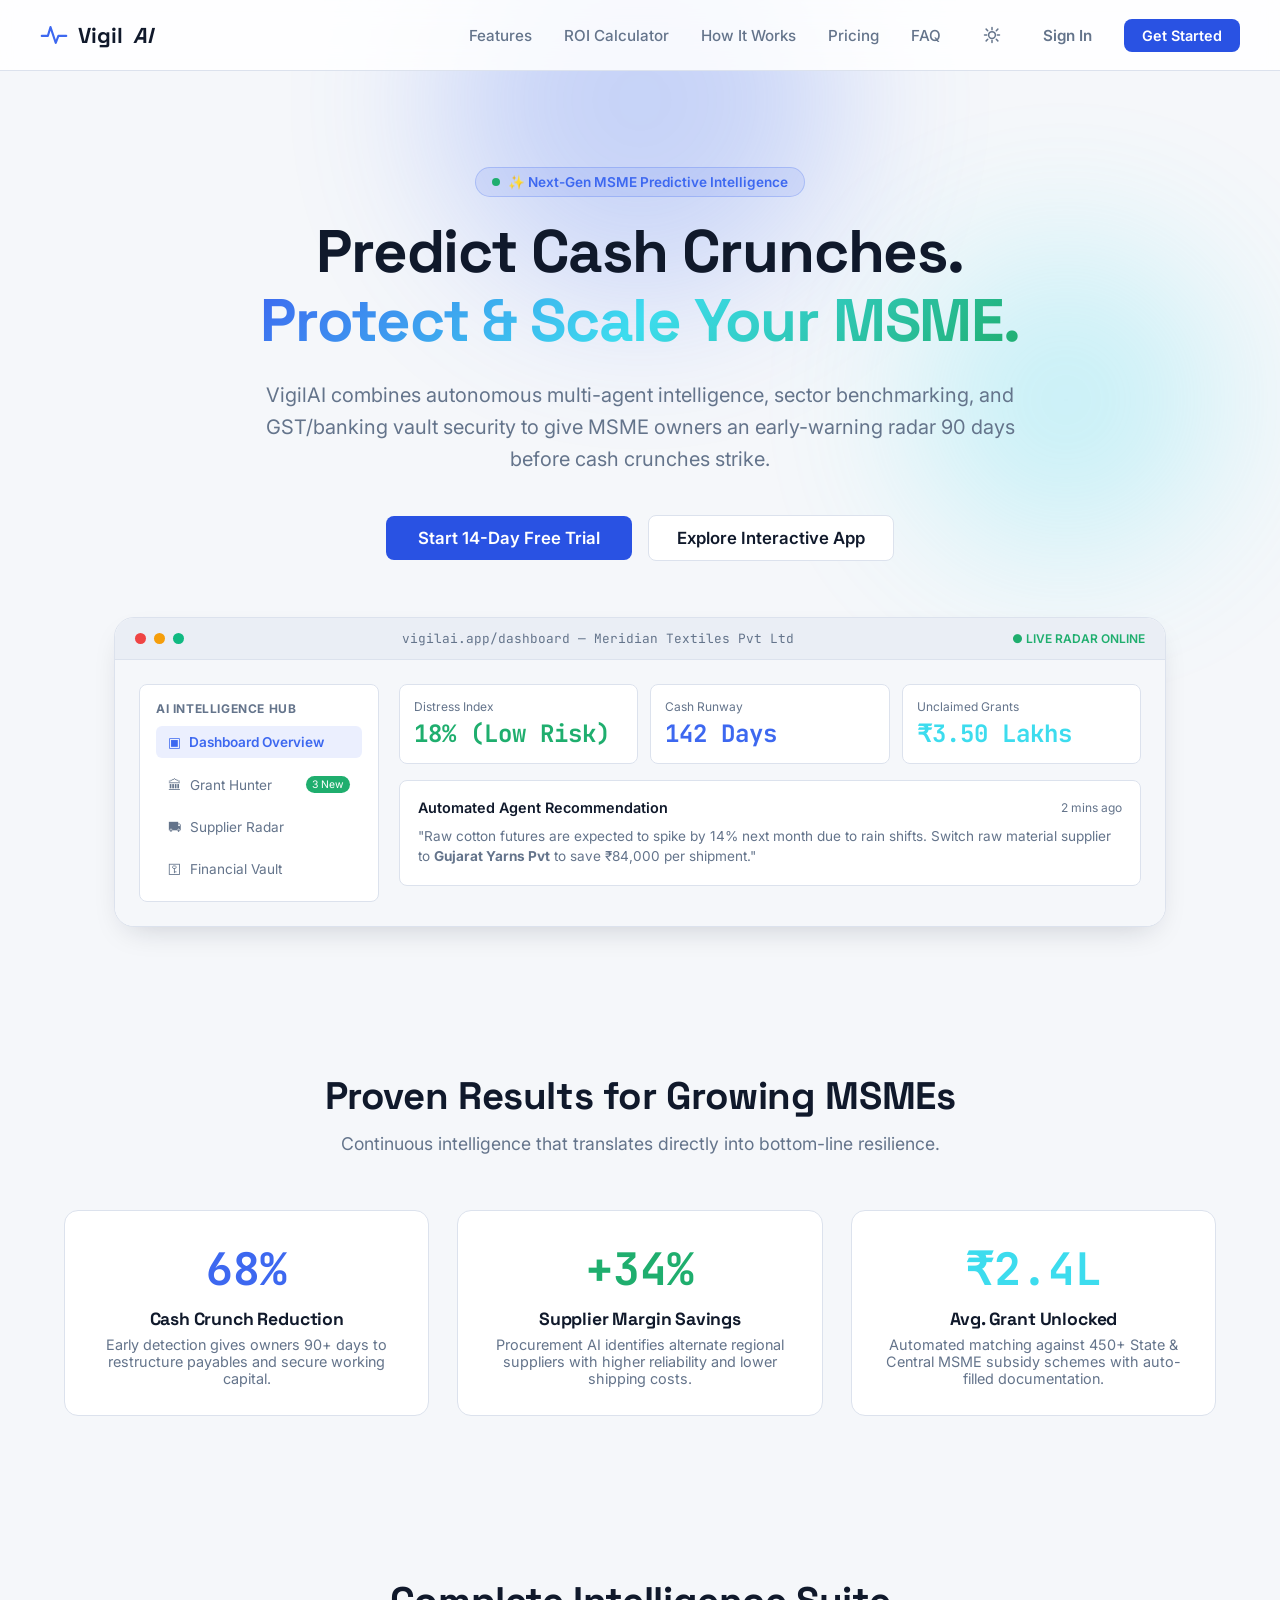
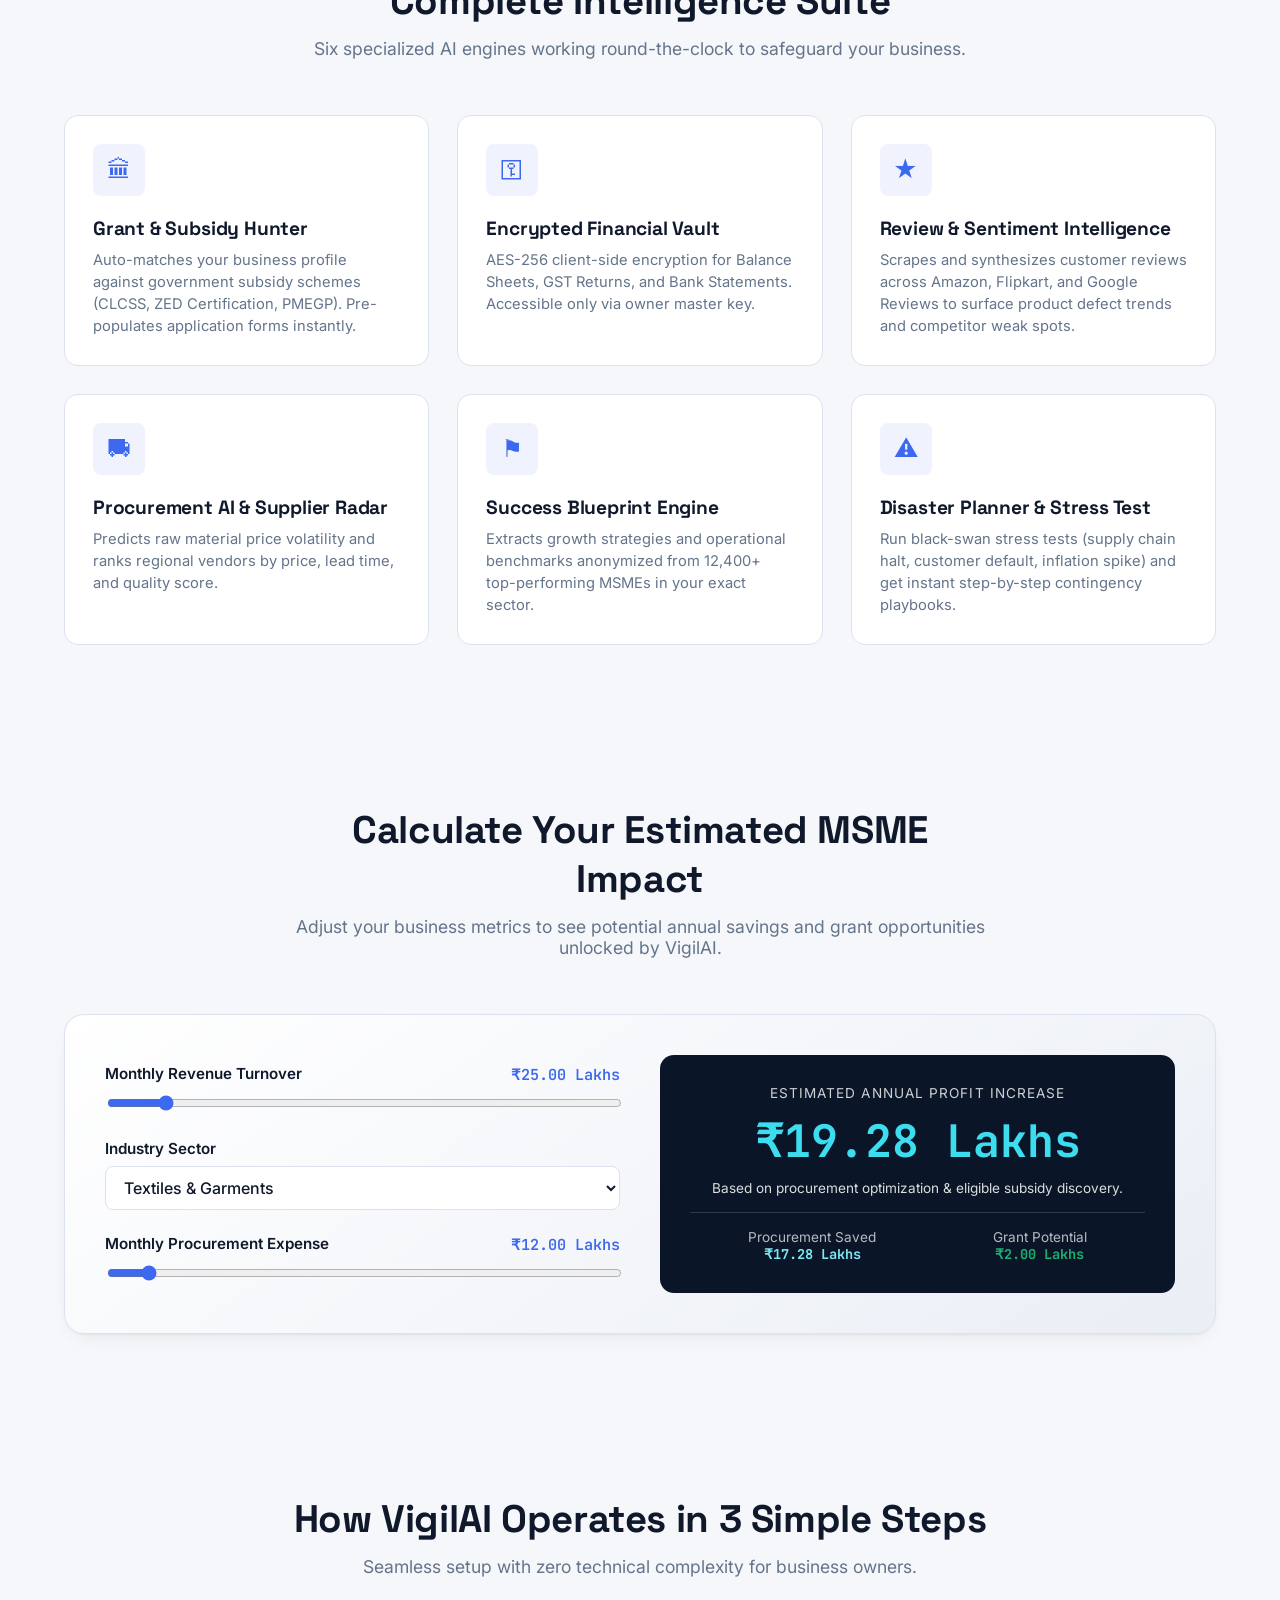
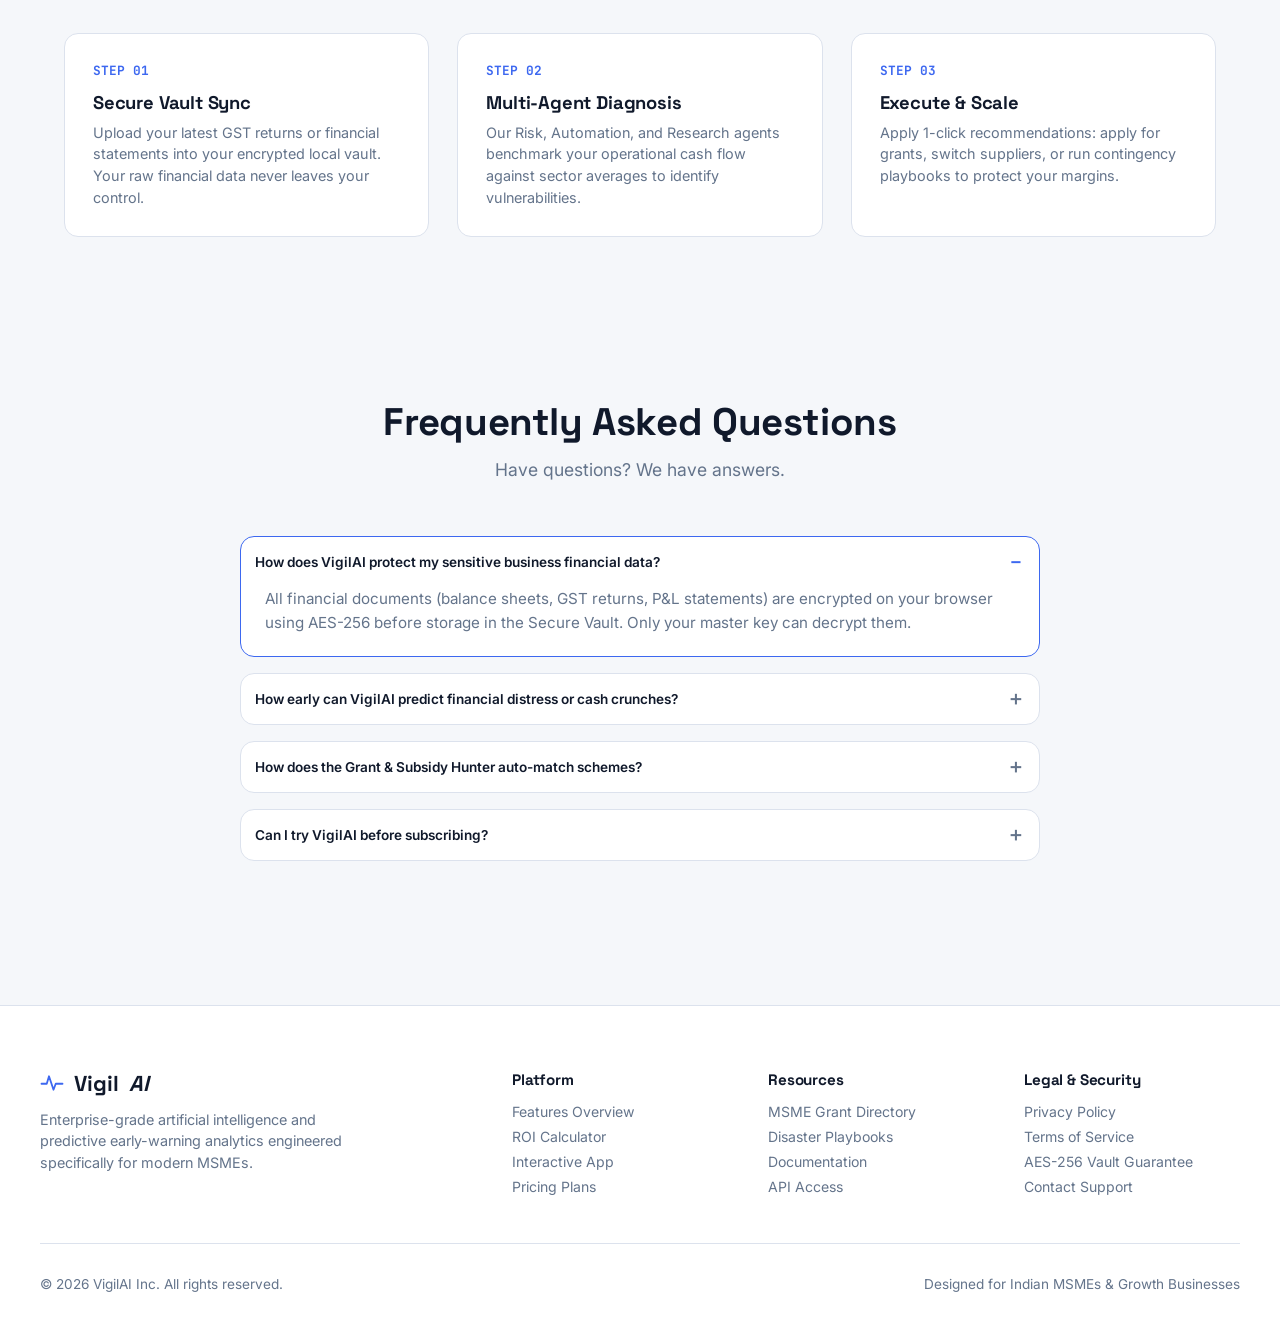
<file: frontend/landing.html>
<!DOCTYPE html>
<html lang="en" data-theme="light">
<head>
  <meta charset="UTF-8" />
  <meta name="viewport" content="width=device-width, initial-scale=1.0" />
  <title>VigilAI — Early-Warning Intelligence for MSMEs</title>
  <meta name="description" content="VigilAI delivers agentic early detection of financial distress, grant opportunities, procurement optimization, and disaster playbooks for MSMEs." />

  <!-- Fonts -->
  <link rel="preconnect" href="https://fonts.googleapis.com">
  <link rel="preconnect" href="https://fonts.gstatic.com" crossorigin>
  <link href="https://fonts.googleapis.com/css2?family=Space+Grotesk:wght@500;600;700&family=Inter:wght@400;500;600;700&family=JetBrains+Mono:wght@400;500;600;700&display=swap" rel="stylesheet">

  <!-- CSS -->
  <link rel="stylesheet" href="style.css" />

  <style>
    body {
      background-color: var(--bg-app);
      color: var(--text-primary);
      overflow-x: hidden;
    }
  </style>
</head>
<body>

  <!-- Background Ambient Glow Effects -->
  <div class="glow-ambient glow-ambient--blue"></div>
  <div class="glow-ambient glow-ambient--cyan"></div>

  <!-- Sticky Glassmorphic Navigation -->
  <nav class="landing-nav">
    <a href="landing.html" class="landing-nav__brand">
      <svg viewBox="0 0 32 32" width="28" height="28">
        <polyline points="2,17 9,17 12,7 18,25 21,17 30,17" fill="none" stroke="currentColor" stroke-width="2.4" stroke-linecap="round" stroke-linejoin="round"/>
      </svg>
      Vigil<em>AI</em>
    </a>

    <div class="landing-nav__links">
      <a href="#features" class="landing-nav__link">Features</a>
      <a href="#calculator" class="landing-nav__link">ROI Calculator</a>
      <a href="#how-it-works" class="landing-nav__link">How It Works</a>
      <a href="#pricing" class="landing-nav__link">Pricing</a>
      <a href="#faq" class="landing-nav__link">FAQ</a>
      
      <button class="icon-btn" id="themeToggleBtn" aria-label="Toggle dark mode" style="padding: 6px;">
        <svg id="themeIconSun" viewBox="0 0 24 24" width="18" height="18"><circle cx="12" cy="12" r="4.5" fill="none" stroke="currentColor" stroke-width="2"/><path d="M12 2v3M12 19v3M4.2 4.2l2.1 2.1M17.7 17.7l2.1 2.1M2 12h3M19 12h3M4.2 19.8l2.1-2.1M17.7 6.3l2.1-2.1" stroke="currentColor" stroke-width="2" stroke-linecap="round"/></svg>
      </button>

      <a href="login.html" class="landing-nav__link" style="font-weight:600;">Sign In</a>
      <a href="login.html" class="btn btn--primary" style="padding: 8px 18px; font-size: 0.9rem;">Get Started</a>
    </div>
  </nav>

  <!-- Hero Section -->
  <header class="hero-wrapper">
    <div class="pill-badge">
      <span style="display:inline-block; width:8px; height:8px; border-radius:50%; background:var(--green-500);"></span>
      ✨ Next-Gen MSME Predictive Intelligence
    </div>

    <h1 class="hero-headline">
      Predict Cash Crunches.<br />
      <span class="gradient-text">Protect & Scale Your MSME.</span>
    </h1>

    <p class="hero-description">
      VigilAI combines autonomous multi-agent intelligence, sector benchmarking, and GST/banking vault security to give MSME owners an early-warning radar 90 days before cash crunches strike.
    </p>

    <div class="hero-actions">
      <a href="login.html" class="btn btn--primary" style="padding: 12px 32px; font-size: 1.05rem;">
        Start 14-Day Free Trial
      </a>
      <a href="index.html" class="btn" style="background: var(--bg-surface); border: 1px solid var(--border-subtle); color: var(--text-primary); padding: 12px 28px; font-size: 1.05rem;">
        Explore Interactive App
      </a>
    </div>

    <!-- Dynamic Dashboard Preview Window -->
    <div class="preview-window">
      <div class="preview-window__bar">
        <div class="preview-window__dots">
          <span class="preview-dot preview-dot--red"></span>
          <span class="preview-dot preview-dot--yellow"></span>
          <span class="preview-dot preview-dot--green"></span>
        </div>
        <span style="font-size: 0.8rem; font-family: var(--font-mono); color: var(--text-secondary);">vigilai.app/dashboard — Meridian Textiles Pvt Ltd</span>
        <div style="font-size: 0.75rem; font-weight:600; color: var(--green-500);">● LIVE RADAR ONLINE</div>
      </div>

      <div class="preview-window__body">
        <!-- Sidebar Simulation -->
        <div style="background: var(--bg-surface); border-radius: var(--radius-sm); padding: 16px; border: 1px solid var(--border-subtle); display: flex; flex-direction: column; gap: 10px;">
          <div style="font-size:0.75rem; font-weight:700; color:var(--text-secondary); text-transform:uppercase; letter-spacing:0.05em;">AI Intelligence Hub</div>
          <div style="background: rgba(61,104,240,0.1); padding: 8px 12px; border-radius: 6px; font-weight: 600; color: var(--blue-500); font-size: 0.85rem; display:flex; align-items:center; gap:8px;">
            <span>▣</span> Dashboard Overview
          </div>
          <div style="padding: 8px 12px; font-size: 0.85rem; color: var(--text-secondary); display:flex; align-items:center; gap:8px;">
            <span>🏛</span> Grant Hunter <span style="margin-left:auto; background:var(--green-500); color:#fff; font-size:0.65rem; padding:2px 6px; border-radius:10px;">3 New</span>
          </div>
          <div style="padding: 8px 12px; font-size: 0.85rem; color: var(--text-secondary); display:flex; align-items:center; gap:8px;">
            <span>⛟</span> Supplier Radar
          </div>
          <div style="padding: 8px 12px; font-size: 0.85rem; color: var(--text-secondary); display:flex; align-items:center; gap:8px;">
            <span>⚿</span> Financial Vault
          </div>
        </div>

        <!-- Main Preview Cards -->
        <div style="display: flex; flex-direction: column; gap: 16px;">
          <div style="display: grid; grid-template-columns: repeat(auto-fit, minmax(180px, 1fr)); gap: 12px;">
            <div style="background: var(--bg-surface); padding: 14px; border-radius: var(--radius-sm); border: 1px solid var(--border-subtle);">
              <div style="font-size:0.75rem; color:var(--text-secondary);">Distress Index</div>
              <div style="font-size:1.5rem; font-family:var(--font-mono); font-weight:700; color:var(--green-500); margin-top:4px;">18% (Low Risk)</div>
            </div>
            <div style="background: var(--bg-surface); padding: 14px; border-radius: var(--radius-sm); border: 1px solid var(--border-subtle);">
              <div style="font-size:0.75rem; color:var(--text-secondary);">Cash Runway</div>
              <div style="font-size:1.5rem; font-family:var(--font-mono); font-weight:700; color:var(--blue-500); margin-top:4px;">142 Days</div>
            </div>
            <div style="background: var(--bg-surface); padding: 14px; border-radius: var(--radius-sm); border: 1px solid var(--border-subtle);">
              <div style="font-size:0.75rem; color:var(--text-secondary);">Unclaimed Grants</div>
              <div style="font-size:1.5rem; font-family:var(--font-mono); font-weight:700; color:var(--cyan-400); margin-top:4px;">₹3.50 Lakhs</div>
            </div>
          </div>

          <div style="background: var(--bg-surface); padding: 18px; border-radius: var(--radius-sm); border: 1px solid var(--border-subtle);">
            <div style="display:flex; justify-content:space-between; align-items:center; margin-bottom:10px;">
              <span style="font-weight:600; font-size:0.9rem;">Automated Agent Recommendation</span>
              <span style="font-size:0.75rem; color:var(--text-secondary);">2 mins ago</span>
            </div>
            <p style="font-size:0.85rem; color:var(--text-secondary); line-height:1.5;">
              "Raw cotton futures are expected to spike by 14% next month due to rain shifts. Switch raw material supplier to <strong>Gujarat Yarns Pvt</strong> to save ₹84,000 per shipment."
            </p>
          </div>
        </div>
      </div>
    </div>
  </header>

  <!-- Impact & Metrics Section -->
  <section class="landing-section">
    <div class="landing-section-header">
      <h2>Proven Results for Growing MSMEs</h2>
      <p>Continuous intelligence that translates directly into bottom-line resilience.</p>
    </div>

    <div class="feature-grid" style="grid-template-columns: repeat(auto-fit, minmax(280px, 1fr));">
      <div class="feature-card" style="text-align:center;">
        <div style="font-size:2.8rem; font-family:var(--font-mono); font-weight:700; color:var(--blue-500);">68%</div>
        <h3 style="font-size:1.1rem; margin:10px 0 6px;">Cash Crunch Reduction</h3>
        <p style="font-size:0.9rem; color:var(--text-secondary);">Early detection gives owners 90+ days to restructure payables and secure working capital.</p>
      </div>

      <div class="feature-card" style="text-align:center;">
        <div style="font-size:2.8rem; font-family:var(--font-mono); font-weight:700; color:var(--green-500);">+34%</div>
        <h3 style="font-size:1.1rem; margin:10px 0 6px;">Supplier Margin Savings</h3>
        <p style="font-size:0.9rem; color:var(--text-secondary);">Procurement AI identifies alternate regional suppliers with higher reliability and lower shipping costs.</p>
      </div>

      <div class="feature-card" style="text-align:center;">
        <div style="font-size:2.8rem; font-family:var(--font-mono); font-weight:700; color:var(--cyan-400);">₹2.4L</div>
        <h3 style="font-size:1.1rem; margin:10px 0 6px;">Avg. Grant Unlocked</h3>
        <p style="font-size:0.9rem; color:var(--text-secondary);">Automated matching against 450+ State & Central MSME subsidy schemes with auto-filled documentation.</p>
      </div>
    </div>
  </section>

  <!-- Platform Core Features Section -->
  <section class="landing-section" id="features">
    <div class="landing-section-header">
      <h2>Complete Intelligence Suite</h2>
      <p>Six specialized AI engines working round-the-clock to safeguard your business.</p>
    </div>

    <div class="feature-grid">
      <!-- Feature 1 -->
      <div class="feature-card">
        <div class="feature-icon">🏛</div>
        <h3 style="font-size:1.2rem; margin-bottom:8px;">Grant & Subsidy Hunter</h3>
        <p style="font-size:0.92rem; color:var(--text-secondary); line-height:1.5;">
          Auto-matches your business profile against government subsidy schemes (CLCSS, ZED Certification, PMEGP). Pre-populates application forms instantly.
        </p>
      </div>

      <!-- Feature 2 -->
      <div class="feature-card">
        <div class="feature-icon">⚿</div>
        <h3 style="font-size:1.2rem; margin-bottom:8px;">Encrypted Financial Vault</h3>
        <p style="font-size:0.92rem; color:var(--text-secondary); line-height:1.5;">
          AES-256 client-side encryption for Balance Sheets, GST Returns, and Bank Statements. Accessible only via owner master key.
        </p>
      </div>

      <!-- Feature 3 -->
      <div class="feature-card">
        <div class="feature-icon">★</div>
        <h3 style="font-size:1.2rem; margin-bottom:8px;">Review & Sentiment Intelligence</h3>
        <p style="font-size:0.92rem; color:var(--text-secondary); line-height:1.5;">
          Scrapes and synthesizes customer reviews across Amazon, Flipkart, and Google Reviews to surface product defect trends and competitor weak spots.
        </p>
      </div>

      <!-- Feature 4 -->
      <div class="feature-card">
        <div class="feature-icon">⛟</div>
        <h3 style="font-size:1.2rem; margin-bottom:8px;">Procurement AI & Supplier Radar</h3>
        <p style="font-size:0.92rem; color:var(--text-secondary); line-height:1.5;">
          Predicts raw material price volatility and ranks regional vendors by price, lead time, and quality score.
        </p>
      </div>

      <!-- Feature 5 -->
      <div class="feature-card">
        <div class="feature-icon">⚑</div>
        <h3 style="font-size:1.2rem; margin-bottom:8px;">Success Blueprint Engine</h3>
        <p style="font-size:0.92rem; color:var(--text-secondary); line-height:1.5;">
          Extracts growth strategies and operational benchmarks anonymized from 12,400+ top-performing MSMEs in your exact sector.
        </p>
      </div>

      <!-- Feature 6 -->
      <div class="feature-card">
        <div class="feature-icon">⚠</div>
        <h3 style="font-size:1.2rem; margin-bottom:8px;">Disaster Planner & Stress Test</h3>
        <p style="font-size:0.92rem; color:var(--text-secondary); line-height:1.5;">
          Run black-swan stress tests (supply chain halt, customer default, inflation spike) and get instant step-by-step contingency playbooks.
        </p>
      </div>
    </div>
  </section>

  <!-- Interactive MSME ROI & Savings Calculator Section -->
  <section class="landing-section" id="calculator">
    <div class="landing-section-header">
      <h2>Calculate Your Estimated MSME Impact</h2>
      <p>Adjust your business metrics to see potential annual savings and grant opportunities unlocked by VigilAI.</p>
    </div>

    <div class="calculator-card">
      <div>
        <div class="calc-range-wrap">
          <label>
            <span>Monthly Revenue Turnover</span>
            <span id="calcRevenueVal" style="color:var(--blue-500); font-family:var(--font-mono);">₹25,00,000</span>
          </label>
          <input type="range" id="calcRevenueRange" min="500000" max="20000000" step="500000" value="2500000" />
        </div>

        <div class="calc-range-wrap">
          <label>
            <span>Industry Sector</span>
          </label>
          <select id="calcSectorSelect" style="width:100%; padding:10px 14px; border-radius:var(--radius-sm); border:1px solid var(--border-subtle); background:var(--bg-surface); color:var(--text-primary); font-weight:500;">
            <option value="textiles">Textiles & Garments</option>
            <option value="manufacturing">Auto Ancillary & Precision Eng.</option>
            <option value="food">Food Processing & Pharma</option>
            <option value="retail">Retail & Wholesale Trading</option>
          </select>
        </div>

        <div class="calc-range-wrap" style="margin-bottom:0;">
          <label>
            <span>Monthly Procurement Expense</span>
            <span id="calcProcurementVal" style="color:var(--blue-500); font-family:var(--font-mono);">₹12,50,000</span>
          </label>
          <input type="range" id="calcProcurementRange" min="200000" max="15000000" step="250000" value="1250000" />
        </div>
      </div>

      <div class="calc-results-box">
        <div style="font-size:0.85rem; text-transform:uppercase; letter-spacing:0.08em; opacity:0.8;">Estimated Annual Profit Increase</div>
        <div class="calc-result-number" id="calcEstSavings">₹ 3.42 Lakhs</div>
        <p style="font-size:0.85rem; opacity:0.85; margin-bottom:16px;">Based on procurement optimization & eligible subsidy discovery.</p>

        <div style="display:flex; justify-content:space-around; border-top:1px solid rgba(255,255,255,0.15); padding-top:16px; font-size:0.85rem;">
          <div>
            <div style="opacity:0.7;">Procurement Saved</div>
            <div style="font-family:var(--font-mono); font-weight:700; color:var(--cyan-300);" id="calcProcSaved">₹1.80L</div>
          </div>
          <div>
            <div style="opacity:0.7;">Grant Potential</div>
            <div style="font-family:var(--font-mono); font-weight:700; color:var(--green-500);" id="calcGrantPotential">₹1.62L</div>
          </div>
        </div>
      </div>
    </div>
  </section>

  <!-- How It Works Section -->
  <section class="landing-section" id="how-it-works">
    <div class="landing-section-header">
      <h2>How VigilAI Operates in 3 Simple Steps</h2>
      <p>Seamless setup with zero technical complexity for business owners.</p>
    </div>

    <div class="feature-grid" style="grid-template-columns: repeat(auto-fit, minmax(280px, 1fr));">
      <div class="feature-card" style="position:relative;">
        <div style="font-size:0.8rem; font-family:var(--font-mono); font-weight:700; color:var(--blue-500); text-transform:uppercase; margin-bottom:12px;">STEP 01</div>
        <h3 style="font-size:1.15rem; margin-bottom:8px;">Secure Vault Sync</h3>
        <p style="font-size:0.9rem; color:var(--text-secondary); line-height:1.5;">
          Upload your latest GST returns or financial statements into your encrypted local vault. Your raw financial data never leaves your control.
        </p>
      </div>

      <div class="feature-card">
        <div style="font-size:0.8rem; font-family:var(--font-mono); font-weight:700; color:var(--blue-500); text-transform:uppercase; margin-bottom:12px;">STEP 02</div>
        <h3 style="font-size:1.15rem; margin-bottom:8px;">Multi-Agent Diagnosis</h3>
        <p style="font-size:0.9rem; color:var(--text-secondary); line-height:1.5;">
          Our Risk, Automation, and Research agents benchmark your operational cash flow against sector averages to identify vulnerabilities.
        </p>
      </div>

      <div class="feature-card">
        <div style="font-size:0.8rem; font-family:var(--font-mono); font-weight:700; color:var(--blue-500); text-transform:uppercase; margin-bottom:12px;">STEP 03</div>
        <h3 style="font-size:1.15rem; margin-bottom:8px;">Execute & Scale</h3>
        <p style="font-size:0.9rem; color:var(--text-secondary); line-height:1.5;">
          Apply 1-click recommendations: apply for grants, switch suppliers, or run contingency playbooks to protect your margins.
        </p>
      </div>
    </div>
  </section>


  <!-- FAQ Accordion Section -->
  <section class="landing-section" id="faq">
    <div class="landing-section-header">
      <h2>Frequently Asked Questions</h2>
      <p>Have questions? We have answers.</p>
    </div>

    <div class="faq-list">
      <details class="faq-item" open>
        <summary class="faq-question">How does VigilAI protect my sensitive business financial data?</summary>
        <div class="faq-answer">
          All financial documents (balance sheets, GST returns, P&L statements) are encrypted on your browser using AES-256 before storage in the Secure Vault. Only your master key can decrypt them.
        </div>
      </details>

      <details class="faq-item">
        <summary class="faq-question">How early can VigilAI predict financial distress or cash crunches?</summary>
        <div class="faq-answer">
          Our risk models analyze cash runway, working capital cycle, receivable turnover, and supplier price trends to alert you up to 90 days in advance.
        </div>
      </details>

      <details class="faq-item">
        <summary class="faq-question">How does the Grant & Subsidy Hunter auto-match schemes?</summary>
        <div class="faq-answer">
          Our Research Agent scans 450+ State and Central Government portals daily. It matches your sector, investment in plant & machinery, and location to surface high-probability grants and subsidies.
        </div>
      </details>

      <details class="faq-item">
        <summary class="faq-question">Can I try VigilAI before subscribing?</summary>
        <div class="faq-answer">
          Yes! We offer a 14-day free trial with full access to the Pro Growth plan features without requiring credit card details upfront.
        </div>
      </details>
    </div>
  </section>

  <!-- Footer -->
  <footer style="background:var(--bg-surface); border-top:1px solid var(--border-subtle); padding:4rem 1.5rem 2rem; margin-top:4rem;">
    <div style="max-width:1200px; margin:0 auto; display:grid; grid-template-columns: 2fr repeat(3, 1fr); gap:40px;">
      <div>
        <a href="landing.html" class="landing-nav__brand" style="margin-bottom:12px;">
          <svg viewBox="0 0 32 32" width="24" height="24">
            <polyline points="2,17 9,17 12,7 18,25 21,17 30,17" fill="none" stroke="currentColor" stroke-width="2.4" stroke-linecap="round" stroke-linejoin="round"/>
          </svg>
          Vigil<em>AI</em>
        </a>
        <p style="font-size:0.9rem; color:var(--text-secondary); max-width:320px; line-height:1.5;">
          Enterprise-grade artificial intelligence and predictive early-warning analytics engineered specifically for modern MSMEs.
        </p>
      </div>

      <div>
        <h4 style="font-size:0.95rem; margin-bottom:14px; font-weight:700;">Platform</h4>
        <ul style="display:flex; flex-direction:column; gap:8px; font-size:0.88rem; color:var(--text-secondary);">
          <li><a href="#features">Features Overview</a></li>
          <li><a href="#calculator">ROI Calculator</a></li>
          <li><a href="index.html">Interactive App</a></li>
          <li><a href="#pricing">Pricing Plans</a></li>
        </ul>
      </div>

      <div>
        <h4 style="font-size:0.95rem; margin-bottom:14px; font-weight:700;">Resources</h4>
        <ul style="display:flex; flex-direction:column; gap:8px; font-size:0.88rem; color:var(--text-secondary);">
          <li><a href="#">MSME Grant Directory</a></li>
          <li><a href="#">Disaster Playbooks</a></li>
          <li><a href="#">Documentation</a></li>
          <li><a href="#">API Access</a></li>
        </ul>
      </div>

      <div>
        <h4 style="font-size:0.95rem; margin-bottom:14px; font-weight:700;">Legal & Security</h4>
        <ul style="display:flex; flex-direction:column; gap:8px; font-size:0.88rem; color:var(--text-secondary);">
          <li><a href="#">Privacy Policy</a></li>
          <li><a href="#">Terms of Service</a></li>
          <li><a href="#">AES-256 Vault Guarantee</a></li>
          <li><a href="#">Contact Support</a></li>
        </ul>
      </div>
    </div>

    <div style="max-width:1200px; margin:3rem auto 0; padding-top:2rem; border-top:1px solid var(--border-subtle); display:flex; justify-content:space-between; align-items:center; font-size:0.85rem; color:var(--text-secondary); flex-wrap:wrap; gap:16px;">
      <div>&copy; 2026 VigilAI Inc. All rights reserved.</div>
      <div>Designed for Indian MSMEs & Growth Businesses</div>
    </div>
  </footer>

  <!-- Interactive JavaScript for Calculator, Billing Toggle, and Theme Toggle -->
  <script>
    // Theme Management
    const themeBtn = document.getElementById('themeToggleBtn');
    const htmlEl = document.documentElement;

    function applyTheme(theme) {
      htmlEl.setAttribute('data-theme', theme);
      localStorage.setItem('vigilai_theme', theme);
    }

    const savedTheme = localStorage.getItem('vigilai_theme') || 'light';
    applyTheme(savedTheme);

    themeBtn.addEventListener('click', () => {
      const current = htmlEl.getAttribute('data-theme');
      const next = current === 'dark' ? 'light' : 'dark';
      applyTheme(next);
    });

    // MSME Savings Calculator Logic
    const revRange = document.getElementById('calcRevenueRange');
    const procRange = document.getElementById('calcProcurementRange');
    const revVal = document.getElementById('calcRevenueVal');
    const procVal = document.getElementById('calcProcurementVal');
    const sectorSelect = document.getElementById('calcSectorSelect');

    const estSavingsEl = document.getElementById('calcEstSavings');
    const procSavedEl = document.getElementById('calcProcSaved');
    const grantPotentialEl = document.getElementById('calcGrantPotential');

    function formatINR(val) {
      if (val >= 10000000) {
        return '₹' + (val / 10000000).toFixed(2) + ' Cr';
      } else if (val >= 100000) {
        return '₹' + (val / 100000).toFixed(2) + ' Lakhs';
      }
      return '₹' + val.toLocaleString('en-IN');
    }

    function calculateImpact() {
      const rev = parseFloat(revRange.value);
      const proc = parseFloat(procRange.value);
      
      revVal.textContent = formatINR(rev);
      procVal.textContent = formatINR(proc);

      // Calculations: 12% procurement optimization + sector-based grant calculation
      const procSavings = proc * 12 * 0.12;
      const sectorMultipliers = { textiles: 0.08, manufacturing: 0.10, food: 0.07, retail: 0.04 };
      const sectorMult = sectorMultipliers[sectorSelect.value] || 0.07;
      const grantPot = Math.min(rev * sectorMult, 500000);

      const totalSavings = procSavings + grantPot;

      estSavingsEl.textContent = formatINR(totalSavings);
      procSavedEl.textContent = formatINR(procSavings);
      grantPotentialEl.textContent = formatINR(grantPot);
    }

    revRange.addEventListener('input', calculateImpact);
    procRange.addEventListener('input', calculateImpact);
    sectorSelect.addEventListener('change', calculateImpact);
    calculateImpact();

    // Billing Toggle Switch
    const billingToggle = document.getElementById('billingToggle');
    const priceStarter = document.getElementById('planPriceStarter');
    const pricePro = document.getElementById('planPricePro');

    billingToggle.addEventListener('change', () => {
      if (billingToggle.checked) {
        priceStarter.innerHTML = '₹ 1,199<span>/mo (billed annually)</span>';
        pricePro.innerHTML = '₹ 3,199<span>/mo (billed annually)</span>';
      } else {
        priceStarter.innerHTML = '₹ 1,499<span>/mo</span>';
        pricePro.innerHTML = '₹ 3,999<span>/mo</span>';
      }
    });
  </script>
</body>
</html>
</file>
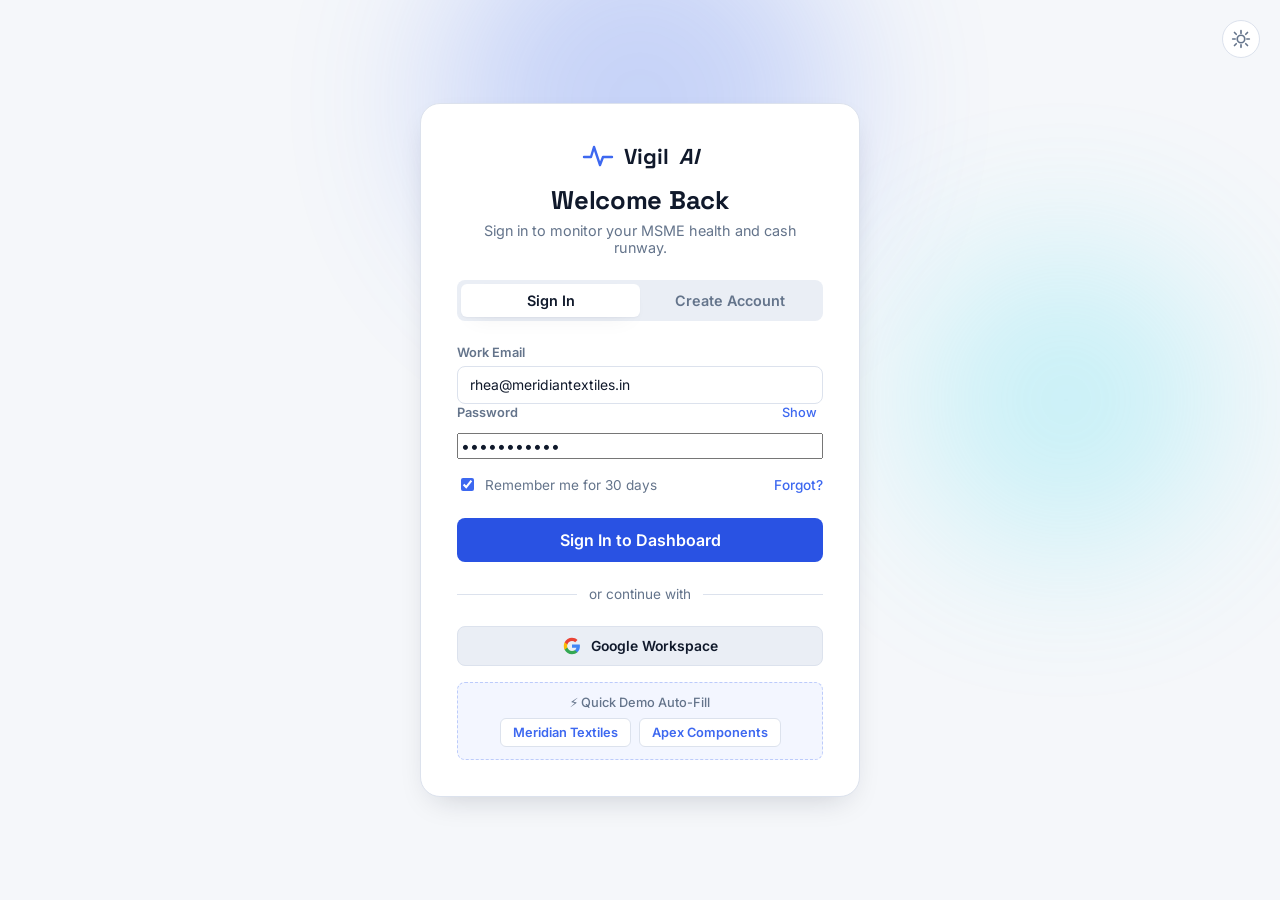
<file: frontend/login.html>
<!DOCTYPE html>
<html lang="en" data-theme="light">
<head>
  <meta charset="UTF-8" />
  <meta name="viewport" content="width=device-width, initial-scale=1.0" />
  <title>Sign In & Register — VigilAI</title>
  <meta name="description" content="Sign in or register for VigilAI early-warning business intelligence dashboard." />

  <!-- Fonts -->
  <link rel="preconnect" href="https://fonts.googleapis.com">
  <link rel="preconnect" href="https://fonts.gstatic.com" crossorigin>
  <link href="https://fonts.googleapis.com/css2?family=Space+Grotesk:wght@500;600;700&family=Inter:wght@400;500;600;700&family=JetBrains+Mono:wght@400;500;600;700&display=swap" rel="stylesheet">

  <!-- CSS -->
  <link rel="stylesheet" href="style.css" />

  <style>
    body {
      background-color: var(--bg-app);
      color: var(--text-primary);
      overflow-x: hidden;
    }
  </style>
</head>
<body class="auth-page">

  <!-- Ambient Glow Background -->
  <div class="glow-ambient glow-ambient--blue"></div>
  <div class="glow-ambient glow-ambient--cyan"></div>

  <!-- Theme Toggle Top Right -->
  <div style="position: absolute; top: 20px; right: 20px; z-index: 100;">
    <button class="icon-btn" id="themeToggleBtn" aria-label="Toggle dark mode" style="padding: 8px; background:var(--bg-surface); border:1px solid var(--border-subtle); border-radius:50%;">
      <svg id="themeIconSun" viewBox="0 0 24 24" width="20" height="20"><circle cx="12" cy="12" r="4.5" fill="none" stroke="currentColor" stroke-width="2"/><path d="M12 2v3M12 19v3M4.2 4.2l2.1 2.1M17.7 17.7l2.1 2.1M2 12h3M19 12h3M4.2 19.8l2.1-2.1M17.7 6.3l2.1-2.1" stroke="currentColor" stroke-width="2" stroke-linecap="round"/></svg>
    </button>
  </div>

  <div class="auth-card-container">
    <div class="auth-header">
      <a href="landing.html" class="landing-nav__brand" style="justify-content: center; text-decoration: none;">
        <svg viewBox="0 0 32 32" width="32" height="32">
          <polyline points="2,17 9,17 12,7 18,25 21,17 30,17" fill="none" stroke="currentColor" stroke-width="2.4" stroke-linecap="round" stroke-linejoin="round"/>
        </svg>
        Vigil<em>AI</em>
      </a>
      <h1 id="authTitle">Welcome Back</h1>
      <p style="font-size: 0.9rem; color: var(--text-secondary);" id="authSubtitle">Sign in to monitor your MSME health and cash runway.</p>
    </div>

    <!-- Mode Selector Tabs -->
    <div class="auth-tabs">
      <button type="button" class="auth-tab-btn is-active" id="tabSignIn">Sign In</button>
      <button type="button" class="auth-tab-btn" id="tabSignUp">Create Account</button>
    </div>

    <!-- Auth Form -->
    <form id="authForm" onsubmit="return false;">
      <!-- Full Name (Sign Up only) -->
      <div class="form-field" id="fieldFullName" style="display: none;">
        <label for="fullName">Full Name / Company Representative</label>
        <input type="text" id="fullName" placeholder="e.g. Rehaa" />
      </div>

      <!-- Sector (Sign Up only) -->
      <div class="form-field" id="fieldSector" style="display: none;">
        <label for="companySector">Business Sector</label>
        <select id="companySector" style="width: 100%; padding: 10px 14px; border-radius: var(--radius-sm); border: 1px solid var(--border-subtle); background: var(--bg-surface); color: var(--text-primary);">
          <option value="textiles">Textiles & Garments</option>
          <option value="auto">Auto Ancillary & Precision Eng.</option>
          <option value="food">Food Processing & Pharma</option>
          <option value="retail">Retail & Wholesale Trading</option>
        </select>
      </div>

      <!-- Email -->
      <div class="form-field">
        <label for="email">Work Email</label>
        <input type="email" id="email" placeholder="rhea@meridiantextiles.in" value="rhea@meridiantextiles.in" />
      </div>

      <!-- Password -->
      <div class="form-field" style="position: relative;">
        <div style="display: flex; justify-content: space-between; align-items: center; margin-bottom: 6px;">
          <label for="password" style="margin-bottom: 0;">Password</label>
          <button type="button" id="togglePasswordBtn" style="font-size: 0.8rem; color: var(--blue-500); font-weight: 500; border: none; background: none; cursor: pointer;">Show</button>
        </div>
        <input type="password" id="password" placeholder="••••••••" value="password123" />
        
        <!-- Password Strength Meter (Sign Up only) -->
        <div id="strengthWrap" style="display: none;">
          <div class="password-strength-bar">
            <div class="password-strength-fill" id="strengthFill"></div>
          </div>
          <div style="font-size: 0.75rem; color: var(--text-secondary); margin-top: 4px;" id="strengthText">Password Strength: Weak</div>
        </div>
      </div>

      <!-- Options / Remember Me -->
      <div style="display: flex; justify-content: space-between; align-items: center; margin: 16px 0 24px; font-size: 0.85rem;" id="rememberRow">
        <label style="display: flex; align-items: center; gap: 8px; color: var(--text-secondary); cursor: pointer;">
          <input type="checkbox" id="rememberMe" checked style="accent-color: var(--blue-500);" />
          Remember me for 30 days
        </label>
        <a href="#" id="forgotPasswordLink" style="color: var(--blue-500); font-weight: 500;">Forgot?</a>
      </div>

      <button type="button" class="btn btn--primary btn--full" id="submitBtn" style="padding: 12px; font-size: 1rem; cursor: pointer;">
        Sign In to Dashboard
      </button>
    </form>

    <!-- Social Divider -->
    <div style="display: flex; align-items: center; margin: 24px 0; color: var(--text-secondary); font-size: 0.85rem;">
      <div style="flex: 1; border-bottom: 1px solid var(--border-subtle);"></div>
      <span style="padding: 0 12px;">or continue with</span>
      <div style="flex: 1; border-bottom: 1px solid var(--border-subtle);"></div>
    </div>

    <!-- Google Button -->
    <button type="button" class="btn btn--full" id="googleLoginBtn" style="background: var(--bg-surface-2); border: 1px solid var(--border-subtle); color: var(--text-primary); display: flex; align-items: center; justify-content: center; gap: 10px; padding: 10px;">
      <svg width="18" height="18" viewBox="0 0 24 24"><path d="M22.56 12.25c0-.78-.07-1.53-.2-2.25H12v4.26h5.92c-.26 1.37-1.04 2.53-2.21 3.31v2.77h3.57c2.08-1.92 3.28-4.74 3.28-8.09z" fill="#4285F4"/><path d="M12 23c2.97 0 5.46-.98 7.28-2.66l-3.57-2.77c-.98.66-2.23 1.06-3.71 1.06-2.86 0-5.29-1.93-6.16-4.53H2.18v2.84C3.99 20.53 7.7 23 12 23z" fill="#34A853"/><path d="M5.84 14.09c-.22-.66-.35-1.36-.35-2.09s.13-1.43.35-2.09V7.07H2.18C1.43 8.55 1 10.22 1 12s.43 3.45 1.18 4.93l2.85-2.22.81-.62z" fill="#FBBC05"/><path d="M12 5.38c1.62 0 3.06.56 4.21 1.64l3.15-3.15C17.45 2.09 14.97 1 12 1 7.7 1 3.99 3.47 2.18 7.07l3.66 2.84c.87-2.6 3.3-4.53 6.16-4.53z" fill="#EA4335"/></svg>
      Google Workspace
    </button>

    <!-- Quick Demo Accounts -->
    <div class="quick-demo-box">
      <p>⚡ Quick Demo Auto-Fill</p>
      <div style="display: flex; gap: 8px; justify-content: center; flex-wrap: wrap;">
        <button type="button" class="quick-demo-btn" id="demoMeridianBtn">Meridian Textiles</button>
        <button type="button" class="quick-demo-btn" id="demoApexBtn">Apex Components</button>
      </div>
    </div>
  </div>

  <script>
    // Theme Switcher
    const themeBtn = document.getElementById('themeToggleBtn');
    const htmlEl = document.documentElement;

    function applyTheme(theme) {
      htmlEl.setAttribute('data-theme', theme);
      localStorage.setItem('vigilai_theme', theme);
    }
    const savedTheme = localStorage.getItem('vigilai_theme') || 'light';
    applyTheme(savedTheme);

    themeBtn.addEventListener('click', () => {
      const next = htmlEl.getAttribute('data-theme') === 'dark' ? 'light' : 'dark';
      applyTheme(next);
    });

    // Mode Switching (Sign In vs Sign Up)
    let isSignUp = false;
    const tabSignIn = document.getElementById('tabSignIn');
    const tabSignUp = document.getElementById('tabSignUp');
    const authTitle = document.getElementById('authTitle');
    const authSubtitle = document.getElementById('authSubtitle');
    const fieldFullName = document.getElementById('fieldFullName');
    const fieldSector = document.getElementById('fieldSector');
    const strengthWrap = document.getElementById('strengthWrap');
    const submitBtn = document.getElementById('submitBtn');

    function setMode(signUpMode) {
      isSignUp = signUpMode;
      if (isSignUp) {
        tabSignIn.classList.remove('is-active');
        tabSignUp.classList.add('is-active');
        authTitle.textContent = 'Create MSME Account';
        authSubtitle.textContent = 'Get instant 14-day full access to early warning AI.';
        fieldFullName.style.display = 'block';
        fieldSector.style.display = 'block';
        strengthWrap.style.display = 'block';
        submitBtn.textContent = 'Create Account & Launch';
      } else {
        tabSignUp.classList.remove('is-active');
        tabSignIn.classList.add('is-active');
        authTitle.textContent = 'Welcome Back';
        authSubtitle.textContent = 'Sign in to monitor your MSME health and cash runway.';
        fieldFullName.style.display = 'none';
        fieldSector.style.display = 'none';
        strengthWrap.style.display = 'none';
        submitBtn.textContent = 'Sign In to Dashboard';
      }
    }

    tabSignIn.addEventListener('click', () => setMode(false));
    tabSignUp.addEventListener('click', () => setMode(true));

    // Show/Hide Password Toggle
    const passInput = document.getElementById('password');
    const togglePassBtn = document.getElementById('togglePasswordBtn');

    togglePassBtn.addEventListener('click', () => {
      if (passInput.type === 'password') {
        passInput.type = 'text';
        togglePassBtn.textContent = 'Hide';
      } else {
        passInput.type = 'password';
        togglePassBtn.textContent = 'Show';
      }
    });

    // Password Strength Meter
    const strengthFill = document.getElementById('strengthFill');
    const strengthText = document.getElementById('strengthText');

    passInput.addEventListener('input', () => {
      if (!isSignUp) return;
      const val = passInput.value;
      let score = 0;
      if (val.length >= 6) score++;
      if (val.length >= 10) score++;
      if (/[A-Z]/.test(val) && /[0-9]/.test(val)) score++;

      if (score <= 1) {
        strengthFill.style.width = '33%';
        strengthFill.style.backgroundColor = 'var(--red-500)';
        strengthText.textContent = 'Password Strength: Weak';
      } else if (score === 2) {
        strengthFill.style.width = '66%';
        strengthFill.style.backgroundColor = 'var(--orange-500)';
        strengthText.textContent = 'Password Strength: Good';
      } else {
        strengthFill.style.width = '100%';
        strengthFill.style.backgroundColor = 'var(--green-500)';
        strengthText.textContent = 'Password Strength: Strong';
      }
    });

    // Main Auth Execution (Instant Redirect & LocalStorage update)
    function executeAuth(customCompany, customEmail) {
      const emailInput = document.getElementById('email').value.trim();
      const nameInput = document.getElementById('fullName').value.trim();
      const sectorInput = document.getElementById('companySector').value;

      let email = customEmail || emailInput || 'owner@msme.in';
      let fullName = nameInput || (isSignUp ? 'New User' : 'Rhea Malhotra');
      let company = customCompany || (isSignUp ? (nameInput ? `${nameInput} Enterprises` : 'Rehaa MSME Pvt. Ltd.') : 'Meridian Textiles Pvt. Ltd.');

      submitBtn.textContent = 'Redirecting to Dashboard...';
      submitBtn.style.opacity = '0.9';

      try {
        localStorage.setItem('vigilai_user', JSON.stringify({
          email: email,
          fullName: fullName,
          company: company,
          sector: sectorInput,
          loggedInAt: new Date().toISOString()
        }));
      } catch (e) {
        console.error('LocalStorage write error:', e);
      }

      // Direct location change
      window.location.href = 'index.html';
    }

    // Event Listeners
    submitBtn.addEventListener('click', () => executeAuth());
    document.getElementById('authForm').addEventListener('submit', (e) => {
      e.preventDefault();
      executeAuth();
    });

    // Demo Auto-Fill Handlers
    document.getElementById('demoMeridianBtn').addEventListener('click', () => {
      setMode(false);
      document.getElementById('email').value = 'rhea@meridiantextiles.in';
      document.getElementById('password').value = 'password123';
      executeAuth('Meridian Textiles Pvt. Ltd.', 'rhea@meridiantextiles.in');
    });

    document.getElementById('demoApexBtn').addEventListener('click', () => {
      setMode(false);
      document.getElementById('email').value = 'apex@components.in';
      document.getElementById('password').value = 'password123';
      executeAuth('Apex Components Ltd.', 'apex@components.in');
    });

    document.getElementById('googleLoginBtn').addEventListener('click', () => {
      executeAuth('Google Auth MSME', 'user@gmail.com');
    });

    document.getElementById('forgotPasswordLink').addEventListener('click', (e) => {
      e.preventDefault();
      alert('Password reset instructions have been sent to your email.');
    });
  </script>
</body>
</html>
</file>
<file: frontend/style.css>
/* ==========================================================================
   VigilAI — Design System
   Signature: the "pulse line" — a heartbeat waveform used in the health
   gauge, the loading state and metric cards, echoing continuous monitoring.
   Type: Space Grotesk (display) + Inter (body) + JetBrains Mono (data/metrics)
   ========================================================================== */

:root {
  /* ---- Color tokens ---- */
  --navy-950: #0A1628;
  --navy-900: #0F2138;
  --navy-800: #16304F;
  --blue-600: #2952E3;
  --blue-500: #3D68F0;
  --cyan-400: #3DDCEE;
  --cyan-300: #7CE8F2;

  --gray-50:  #F5F7FA;
  --gray-100: #EAEEF5;
  --gray-200: #DCE2ED;
  --gray-400: #93A0B4;
  --gray-500: #64748B;
  --gray-700: #37455A;

  --white: #FFFFFF;

  --green-500: #1FAE6E;
  --green-100: #E1F6EC;
  --orange-500: #E68A1C;
  --orange-100: #FCEEDA;
  --red-500: #E14B4B;
  --red-100: #FBE4E4;

  /* ---- Semantic (light theme default) ---- */
  --bg-app: var(--gray-50);
  --bg-surface: var(--white);
  --bg-surface-2: var(--gray-100);
  --bg-sidebar: var(--navy-950);
  --text-primary: #10192B;
  --text-secondary: var(--gray-500);
  --text-inverse: var(--white);
  --border-subtle: var(--gray-200);
  --shadow-soft: 0 1px 2px rgba(16,25,43,.04), 0 8px 24px -12px rgba(16,25,43,.12);
  --shadow-lift: 0 12px 32px -14px rgba(16,25,43,.22);
  --accent: var(--blue-600);
  --accent-cyan: var(--cyan-400);
  --radius-sm: 8px;
  --radius-md: 14px;
  --radius-lg: 20px;
  --sidebar-w: 260px;
  --sidebar-w-collapsed: 76px;

  --font-display: 'Space Grotesk', 'Inter', system-ui, sans-serif;
  --font-body: 'Inter', system-ui, -apple-system, sans-serif;
  --font-mono: 'JetBrains Mono', 'SFMono-Regular', Menlo, monospace;
}

[data-theme="dark"] {
  --bg-app: #08111F;
  --bg-surface: #101E33;
  --bg-surface-2: #16304F;
  --bg-sidebar: #060D18;
  --text-primary: #EAF0FA;
  --text-secondary: #8FA0BC;
  --text-inverse: #10192B;
  --border-subtle: #1E3352;
  --shadow-soft: 0 1px 2px rgba(0,0,0,.3), 0 8px 24px -12px rgba(0,0,0,.5);
  --shadow-lift: 0 12px 32px -14px rgba(0,0,0,.6);
  --green-100: rgba(31,174,110,.16);
  --orange-100: rgba(230,138,28,.16);
  --red-100: rgba(225,75,75,.16);
}

/* ---- Reset ---- */
*, *::before, *::after { box-sizing: border-box; }
html { -webkit-text-size-adjust: 100%; }
body {
  margin: 0;
  font-family: var(--font-body);
  background: var(--bg-app);
  color: var(--text-primary);
  transition: background-color .25s ease, color .25s ease;
  -webkit-font-smoothing: antialiased;
}
h1, h2, h3, h4 { font-family: var(--font-display); margin: 0; letter-spacing: -0.01em; }
p { margin: 0; }
a { color: inherit; text-decoration: none; }
ul, ol { margin: 0; padding: 0; list-style: none; }
button { font: inherit; color: inherit; background: none; border: none; cursor: pointer; }
input, select, textarea { font: inherit; color: inherit; }
/* Remove spinner buttons from all number inputs globally */
input[type="number"]::-webkit-inner-spin-button,
input[type="number"]::-webkit-outer-spin-button {
  -webkit-appearance: none;
  margin: 0;
}
input[type="number"] {
  -moz-appearance: textfield;
}
img, svg { display: block; }

::selection { background: var(--cyan-400); color: var(--navy-950); }

/* ---- Scrollbar ---- */
* { scrollbar-width: thin; scrollbar-color: var(--gray-400) transparent; }
::-webkit-scrollbar { width: 9px; height: 9px; }
::-webkit-scrollbar-track { background: transparent; }
::-webkit-scrollbar-thumb { background: var(--gray-400); border-radius: 20px; border: 2px solid transparent; background-clip: content-box; }
::-webkit-scrollbar-thumb:hover { background: var(--gray-500); background-clip: content-box; }

/* ---- Skip link ---- */
.skip-link {
  position: absolute; left: -999px; top: 0; z-index: 1000;
  background: var(--accent); color: #fff; padding: 10px 16px; border-radius: 0 0 8px 0;
}
.skip-link:focus { left: 0; }

/* ---- Focus visibility ---- */
a:focus-visible, button:focus-visible, input:focus-visible, select:focus-visible, textarea:focus-visible {
  outline: 2px solid var(--accent-cyan); outline-offset: 2px; border-radius: 4px;
}

/* Prevent browser auto-scroll-to-focus from jumping the page to the top */
html { scroll-behavior: auto; }
input, select, textarea, [type="range"] { scroll-margin-top: 80px; }

@media (prefers-reduced-motion: reduce) {
  *, *::before, *::after { animation-duration: .001ms !important; animation-iteration-count: 1 !important; transition-duration: .001ms !important; }
}

/* ==========================================================================
   APP SHELL
   ========================================================================== */
.app-shell { display: flex; min-height: 100vh; }

/* ---- Sidebar ---- */
.sidebar {
  width: var(--sidebar-w);
  flex-shrink: 0;
  background: var(--bg-sidebar);
  color: #C6D2E6;
  display: flex;
  flex-direction: column;
  position: sticky;
  top: 0;
  height: 100vh;
  transition: width .22s ease;
  z-index: 40;
}
.app-shell.is-collapsed .sidebar { width: var(--sidebar-w-collapsed); }

.sidebar__brand {
  display: flex; align-items: center; gap: 10px;
  padding: 22px 20px 18px;
}
.brand-mark { color: var(--cyan-400); flex-shrink: 0; }
.brand-word { font-family: var(--font-display); font-weight: 600; font-size: 1.15rem; color: #fff; white-space: nowrap; }
.brand-word em { font-style: normal; color: var(--cyan-400); }
.sidebar__collapse-btn { margin-left: auto; color: #8FA0BC; padding: 6px; border-radius: 6px; }
.sidebar__collapse-btn:hover { background: rgba(255,255,255,.06); color: #fff; }
.app-shell.is-collapsed .sidebar__collapse-btn svg { transform: rotate(180deg); }
.app-shell.is-collapsed .brand-word,
.app-shell.is-collapsed .nav-label { display: none; }

.sidebar__nav { flex: 1; display: flex; flex-direction: column; justify-content: space-between; overflow-y: auto; padding-bottom: 14px; }
.nav-list { display: flex; flex-direction: column; gap: 2px; padding: 8px 12px; }
.nav-item {
  display: flex; align-items: center; gap: 12px;
  padding: 10px 12px; border-radius: 10px;
  font-size: .89rem; font-weight: 500; color: #A9B7CC;
  transition: background-color .15s ease, color .15s ease;
  white-space: nowrap;
}
.nav-item:hover { background: rgba(255,255,255,.06); color: #fff; }
.nav-item.is-active { background: linear-gradient(90deg, rgba(61,220,238,.16), rgba(61,220,238,.02)); color: #fff; box-shadow: inset 2px 0 0 var(--cyan-400); }
.nav-icon { width: 18px; text-align: center; font-size: 1rem; flex-shrink: 0; }

/* ---- Main column ---- */
.main-column { flex: 1; min-width: 0; display: flex; flex-direction: column; }

/* ---- Topbar ---- */
.topbar {
  position: sticky; top: 0; z-index: 30;
  display: flex; align-items: center; gap: 14px;
  padding: 12px 28px;
  background: color-mix(in srgb, var(--bg-app) 82%, transparent);
  backdrop-filter: blur(10px) saturate(140%);
  border-bottom: 1px solid var(--border-subtle);
}
.topbar__menu-btn { display: none; }
.topbar__search {
  display: flex; align-items: center; gap: 8px;
  background: var(--bg-surface); border: 1px solid var(--border-subtle);
  border-radius: 10px; padding: 8px 12px; width: 340px; max-width: 40vw;
  color: var(--text-secondary);
}
.topbar__search input { flex: 1; border: none; background: none; outline: none; color: var(--text-primary); font-size: .87rem; }
.topbar__search kbd { font-family: var(--font-mono); font-size: .7rem; padding: 2px 6px; border-radius: 5px; background: var(--bg-surface-2); color: var(--text-secondary); }
.topbar__spacer { flex: 1; }
.topbar__actions { display: flex; align-items: center; gap: 6px; }

.icon-btn {
  position: relative;
  width: 38px; height: 38px; display: grid; place-items: center;
  border-radius: 10px; color: var(--text-secondary);
  transition: background-color .15s ease, color .15s ease;
}
.icon-btn:hover { background: var(--bg-surface-2); color: var(--text-primary); }
[data-theme="dark"] .icon-sun { display: none; }
[data-theme="dark"] #darkModeToggle::after { content: '☾'; font-size: 1rem; }

.badge-dot {
  position: absolute; top: 6px; right: 6px;
  min-width: 15px; height: 15px; padding: 0 3px;
  background: var(--red-500); color: #fff; font-size: .62rem; font-weight: 700;
  border-radius: 999px; display: grid; place-items: center; border: 2px solid var(--bg-app);
}

.profile-wrap, .notif-wrap { position: relative; }
.profile-btn { display: flex; align-items: center; gap: 10px; padding: 6px 10px 6px 6px; border-radius: 12px; }
.profile-btn:hover { background: var(--bg-surface-2); }
.avatar {
  width: 32px; height: 32px; border-radius: 50%;
  background: linear-gradient(135deg, var(--blue-600), var(--cyan-400));
  color: #fff; font-family: var(--font-mono); font-size: .74rem; font-weight: 700;
  display: grid; place-items: center; flex-shrink: 0;
}
.profile-btn__meta { display: flex; flex-direction: column; align-items: flex-start; line-height: 1.25; }
.profile-btn__name { font-size: .83rem; font-weight: 600; }
.profile-btn__role { font-size: .72rem; color: var(--text-secondary); }
@media (max-width: 900px) { .profile-btn__meta { display: none; } }

.dropdown-panel {
  position: absolute; right: 0; top: calc(100% + 10px);
  width: 320px; background: var(--bg-surface); border: 1px solid var(--border-subtle);
  border-radius: var(--radius-md); box-shadow: var(--shadow-lift);
  padding: 8px; z-index: 50;
}
.dropdown-panel--sm { width: 200px; padding: 6px; }
.dropdown-panel--sm a { display: block; padding: 9px 10px; border-radius: 8px; font-size: .85rem; }
.dropdown-panel--sm a:hover { background: var(--bg-surface-2); }
.dropdown-panel__header { display: flex; align-items: center; justify-content: space-between; padding: 6px 8px 10px; }
.dropdown-panel__header h3 { font-size: .92rem; }
.text-btn { color: var(--accent); font-size: .8rem; font-weight: 600; }
.text-btn:hover { text-decoration: underline; }

.notif-list { display: flex; flex-direction: column; gap: 2px; max-height: 320px; overflow-y: auto; }
.notif-item { display: flex; gap: 10px; padding: 10px 8px; border-radius: 8px; }
.notif-item:hover { background: var(--bg-surface-2); }
.notif-item__icon { width: 30px; height: 30px; border-radius: 8px; display: grid; place-items: center; flex-shrink: 0; font-size: .85rem; }
.notif-item__body h4 { font-size: .82rem; font-weight: 600; margin-bottom: 2px; }
.notif-item__body p { font-size: .76rem; color: var(--text-secondary); }
.notif-item__body time { font-size: .68rem; color: var(--gray-400); }

/* ==========================================================================
   MAIN CONTENT
   ========================================================================== */
.main-content { flex: 1; padding: 24px 28px 40px; }
.page { display: none; animation: fadeIn .25s ease; }
.page.is-active { display: block; }
@keyframes fadeIn { from { opacity: 0; transform: translateY(4px); } to { opacity: 1; transform: translateY(0); } }

.page-header { margin-bottom: 20px; }
.page-header h1 { font-size: 1.5rem; margin-bottom: 4px; }
.page-header p { color: var(--text-secondary); font-size: .9rem; }
.eyebrow { display: block; font-size: .72rem; text-transform: uppercase; letter-spacing: .08em; color: var(--text-secondary); font-weight: 600; margin-bottom: 4px; }

/* ---- Welcome card ---- */
.welcome-card {
  display: flex; align-items: center; justify-content: space-between; gap: 24px;
  background: linear-gradient(120deg, var(--navy-950), var(--navy-800) 70%);
  color: #fff; border-radius: var(--radius-lg); padding: 28px 32px; margin-bottom: 22px;
  box-shadow: var(--shadow-lift); position: relative; overflow: hidden;
}
.welcome-card::after {
  content: ''; position: absolute; inset: 0;
  background: radial-gradient(circle at 85% 20%, rgba(61,220,238,.18), transparent 55%);
  pointer-events: none;
}
.welcome-card__left .eyebrow { color: var(--cyan-300); }
.welcome-card h1 { font-size: 1.5rem; color: #fff; margin-bottom: 6px; }
.welcome-card__sub { color: #B7C4DA; font-size: .87rem; margin-bottom: 14px; }
.welcome-card__pills { display: flex; gap: 10px; flex-wrap: wrap; }
.pill { font-size: .78rem; background: rgba(255,255,255,.08); border: 1px solid rgba(255,255,255,.12); padding: 6px 12px; border-radius: 999px; }
.pill--amber { color: var(--orange-500); border-color: rgba(230,138,28,.4); background: rgba(230,138,28,.12); }

.gauge { position: relative; width: 148px; height: 148px; flex-shrink: 0; z-index: 1; }
.gauge svg { width: 100%; height: 100%; transform: rotate(-90deg); }
.gauge__track { fill: none; stroke: rgba(255,255,255,.12); stroke-width: 12; }
.gauge__fill { fill: none; stroke: var(--cyan-400); stroke-width: 12; stroke-linecap: round; stroke-dasharray: 427; stroke-dashoffset: 427; transition: stroke-dashoffset 1s cubic-bezier(.4,0,.2,1); }
.gauge__value { position: absolute; inset: 0; display: flex; flex-direction: column; align-items: center; justify-content: center; }
.gauge__value span { font-family: var(--font-mono); font-size: 2rem; font-weight: 700; color: #fff; }
.gauge__value small { font-size: .68rem; color: #B7C4DA; text-transform: uppercase; letter-spacing: .06em; }

/* ---- Widget grid & cards ---- */
.widget-grid { display: grid; grid-template-columns: repeat(4, 1fr); gap: 16px; }
.card {
  background: var(--bg-surface); border: 1px solid var(--border-subtle);
  border-radius: var(--radius-md); padding: 18px; box-shadow: var(--shadow-soft);
  transition: box-shadow .2s ease, transform .2s ease;
}
.card:hover { box-shadow: var(--shadow-lift); }
.card--span2 { grid-column: span 2; }
.card__header { display: flex; align-items: center; justify-content: space-between; margin-bottom: 10px; gap: 8px; }
.card__header h3 { font-size: .86rem; font-weight: 600; color: var(--text-secondary); text-transform: uppercase; letter-spacing: .03em; }

.metric-value { font-family: var(--font-mono); font-size: 1.9rem; font-weight: 700; line-height: 1; margin-bottom: 6px; }
.metric-value span { font-size: 1rem; font-weight: 500; color: var(--text-secondary); margin-left: 3px; }
.metric-caption { font-size: .78rem; color: var(--text-secondary); }

.mini-bar { height: 6px; border-radius: 4px; background: var(--bg-surface-2); margin-top: 12px; overflow: hidden; }
.mini-bar span { display: block; height: 100%; background: linear-gradient(90deg, var(--blue-600), var(--cyan-400)); border-radius: 4px; transition: width .8s ease; }

.pulse-line { width: 100%; height: 34px; margin-top: 8px; }
.pulse-line polyline { fill: none; stroke: var(--cyan-400); stroke-width: 2; stroke-linecap: round; stroke-linejoin: round; }

.badge { font-size: .68rem; font-weight: 700; padding: 4px 9px; border-radius: 999px; text-transform: uppercase; letter-spacing: .03em; white-space: nowrap; }
.badge--green { background: var(--green-100); color: var(--green-500); }
.badge--amber { background: var(--orange-100); color: var(--orange-500); }
.badge--red { background: var(--red-100); color: var(--red-500); }
.badge--outline { background: transparent; border: 1px solid var(--border-subtle); color: var(--text-secondary); }

.chart-wrap { position: relative; height: 220px; min-height: 220px; width: 100%; overflow: hidden; }

.summary-list, .insight-list { display: flex; flex-direction: column; gap: 10px; }
.summary-list li, .insight-list li { display: flex; gap: 10px; align-items: flex-start; font-size: .83rem; padding: 8px 0; border-bottom: 1px dashed var(--border-subtle); }
.summary-list li:last-child, .insight-list li:last-child { border-bottom: none; padding-bottom: 0; }
.summary-list li strong { display: block; font-size: .84rem; }
.summary-list li span.meta { color: var(--text-secondary); font-size: .74rem; }
.dot { width: 8px; height: 8px; border-radius: 50%; margin-top: 5px; flex-shrink: 0; }
.dot--red { background: var(--red-500); } .dot--amber { background: var(--orange-500); } .dot--green { background: var(--green-500); }

/* ==========================================================================
   RECOMMENDATIONS / GROWTH / SCHEMES (shared card grid)
   ========================================================================== */
.filter-tabs { display: flex; gap: 8px; margin-bottom: 18px; }
.filter-tab { padding: 8px 16px; border-radius: 999px; font-size: .82rem; font-weight: 600; border: 1px solid var(--border-subtle); color: var(--text-secondary); }
.filter-tab.is-active { background: var(--accent); border-color: var(--accent); color: #fff; }

.reco-grid { display: grid; grid-template-columns: repeat(3, 1fr); gap: 16px; }
.reco-card { background: var(--bg-surface); border: 1px solid var(--border-subtle); border-radius: var(--radius-md); padding: 18px; box-shadow: var(--shadow-soft); display: flex; flex-direction: column; gap: 10px; }
.reco-card__top { display: flex; justify-content: space-between; align-items: flex-start; gap: 8px; }
.reco-card h4 { font-size: .98rem; }
.reco-card dl { display: grid; grid-template-columns: auto 1fr; gap: 4px 10px; font-size: .8rem; margin: 0; }
.reco-card dt { color: var(--text-secondary); font-weight: 600; }
.reco-card dd { margin: 0; }
.reco-card__footer { display: flex; justify-content: space-between; font-size: .75rem; color: var(--text-secondary); margin-top: auto; padding-top: 8px; border-top: 1px solid var(--border-subtle); }

/* ==========================================================================
   AI DECISION BOARD
   ========================================================================== */
.agent-grid { display: grid; grid-template-columns: repeat(4, 1fr); gap: 16px; }
.agent-card {
  background: var(--bg-surface); border: 1px solid var(--border-subtle); border-radius: var(--radius-md);
  padding: 18px; box-shadow: var(--shadow-soft); display: flex; flex-direction: column; gap: 10px;
  position: relative; overflow: hidden;
}
.agent-card::before { content: ''; position: absolute; top: 0; left: 0; right: 0; height: 3px; background: var(--agent-color, var(--accent)); }
.agent-card__head { display: flex; align-items: center; gap: 10px; }
.agent-card__avatar { width: 38px; height: 38px; border-radius: 10px; display: grid; place-items: center; background: color-mix(in srgb, var(--agent-color, var(--accent)) 16%, transparent); color: var(--agent-color, var(--accent)); font-size: 1.1rem; }
.agent-card__name { font-size: .95rem; font-weight: 700; }
.agent-card__status { font-size: .72rem; color: var(--text-secondary); }
.confidence-row { display: flex; align-items: center; gap: 8px; font-size: .76rem; color: var(--text-secondary); }
.confidence-track { flex: 1; height: 5px; background: var(--bg-surface-2); border-radius: 4px; overflow: hidden; }
.confidence-fill { display: block; height: 100%; background: var(--agent-color, var(--accent)); }
.agent-card__reco { font-size: .84rem; font-weight: 600; }
.agent-card__reason { font-size: .78rem; color: var(--text-secondary); line-height: 1.45; }

/* ==========================================================================
   CHECK-IN FORM
   ========================================================================== */
.checkin-layout { display: grid; grid-template-columns: 2fr 1fr; gap: 18px; align-items: start; }
.checkin-form { display: grid; grid-template-columns: 1fr 1fr; gap: 14px 16px; }
.progress-bar { grid-column: 1 / -1; height: 8px; border-radius: 5px; background: var(--bg-surface-2); overflow: hidden; }
.progress-bar span { display: block; height: 100%; background: linear-gradient(90deg, var(--blue-600), var(--cyan-400)); transition: width .3s ease; }
.checkin-progress-label { grid-column: 1 / -1; font-size: .76rem; color: var(--text-secondary); margin-top: -6px; }

.form-field { display: flex; flex-direction: column; gap: 6px; }
.form-field--full { grid-column: 1 / -1; }
.form-field label { font-size: .8rem; font-weight: 600; color: var(--text-secondary); }
.form-field input[type="text"], .form-field input[type="number"], .form-field input[type="email"],
.form-field select, .form-field textarea {
  padding: 10px 12px; border-radius: var(--radius-sm); border: 1px solid var(--border-subtle);
  background: var(--bg-surface); color: var(--text-primary); font-size: .87rem; width: 100%;
}
.form-field input:focus, .form-field select:focus, .form-field textarea:focus { border-color: var(--accent); }
.form-field textarea { resize: vertical; }
.form-field input[type="range"] { accent-color: var(--accent); width: 100%; }
.checkbox-field { flex-direction: row; align-items: center; gap: 8px; font-weight: 500; color: var(--text-primary); }

.form-actions { grid-column: 1 / -1; display: flex; gap: 10px; margin-top: 4px; }
.form-status { grid-column: 1 / -1; font-size: .82rem; color: var(--green-500); min-height: 1em; }

.btn { padding: 10px 20px; border-radius: var(--radius-sm); font-size: .87rem; font-weight: 600; transition: all .15s ease; }
.btn--primary { background: var(--accent); color: #fff; }
.btn--primary:hover { background: var(--blue-500); box-shadow: 0 6px 16px -6px var(--blue-600); }
.btn--ghost { border: 1px solid var(--border-subtle); color: var(--text-primary); }
.btn--ghost:hover { background: var(--bg-surface-2); }

.checkin-tip ul.tip-list { display: flex; flex-direction: column; gap: 8px; margin-top: 12px; font-size: .83rem; }
.checkin-tip ul.tip-list li::before { content: '— '; color: var(--accent); }
.checkin-tip p { font-size: .86rem; color: var(--text-secondary); line-height: 1.5; margin-top: 8px; }

/* ==========================================================================
   FINANCIAL RECOVERY
   ========================================================================== */
.recovery-summary { display: flex; gap: 32px; margin-bottom: 18px; }
.recovery-steps { display: flex; flex-direction: column; gap: 12px; counter-reset: step; }
.recovery-steps li {
  display: flex; gap: 14px; align-items: flex-start;
  background: var(--bg-surface); border: 1px solid var(--border-subtle); border-radius: var(--radius-md);
  padding: 16px 18px; box-shadow: var(--shadow-soft);
}
.recovery-steps li::before {
  counter-increment: step; content: counter(step);
  width: 30px; height: 30px; border-radius: 50%; background: var(--accent); color: #fff;
  font-family: var(--font-mono); font-weight: 700; font-size: .85rem; display: grid; place-items: center; flex-shrink: 0;
}
.recovery-steps h4 { font-size: .92rem; margin-bottom: 3px; }
.recovery-steps p { font-size: .82rem; color: var(--text-secondary); }

/* ==========================================================================
   SIMULATOR
   ========================================================================== */
.sim-layout { display: grid; grid-template-columns: 320px 1fr; gap: 18px; align-items: start; }
.sim-form { display: flex; flex-direction: column; gap: 16px; position: sticky; top: 90px; }
.sim-form output { font-family: var(--font-mono); font-size: .8rem; color: var(--accent); font-weight: 600; }
.sim-results { display: flex; flex-direction: column; gap: 16px; }
.sim-results .widget-grid { grid-template-columns: repeat(3, 1fr); }

/* ==========================================================================
   REPORTS
   ========================================================================== */
.reports-grid { display: grid; grid-template-columns: repeat(4, 1fr); gap: 16px; }
.report-card { background: var(--bg-surface); border: 1px solid var(--border-subtle); border-radius: var(--radius-md); padding: 20px; box-shadow: var(--shadow-soft); display: flex; flex-direction: column; gap: 12px; }
.report-card__icon { width: 42px; height: 42px; border-radius: 10px; background: var(--bg-surface-2); display: grid; place-items: center; font-size: 1.2rem; color: var(--accent); }
.report-card h4 { font-size: .95rem; }
.report-card p { font-size: .8rem; color: var(--text-secondary); }
.report-card__actions { display: flex; gap: 8px; margin-top: auto; }
.report-card__actions .btn { padding: 8px 12px; font-size: .78rem; flex: 1; text-align: center; }

/* ==========================================================================
   KNOWLEDGE BASE
   ========================================================================== */
.kb-search { display: flex; align-items: center; gap: 10px; background: var(--bg-surface); border: 1px solid var(--border-subtle); border-radius: var(--radius-md); padding: 12px 16px; margin-bottom: 20px; color: var(--text-secondary); max-width: 520px; }
.kb-search input { flex: 1; border: none; background: none; outline: none; color: var(--text-primary); font-size: .9rem; }
.kb-layout { display: grid; grid-template-columns: 1fr 320px; gap: 20px; align-items: start; }
.kb-subhead { font-size: .78rem; text-transform: uppercase; letter-spacing: .06em; color: var(--text-secondary); margin: 20px 0 10px; }
.kb-subhead:first-child { margin-top: 0; }
.kb-doc-list { display: flex; flex-direction: column; gap: 8px; }
.kb-doc-item {
  display: flex; align-items: center; gap: 12px; padding: 12px 14px;
  background: var(--bg-surface); border: 1px solid var(--border-subtle); border-radius: var(--radius-sm);
  cursor: pointer; transition: border-color .15s ease;
}
.kb-doc-item:hover { border-color: var(--accent); }
.kb-doc-item__icon { width: 34px; height: 34px; border-radius: 8px; background: var(--bg-surface-2); display: grid; place-items: center; font-size: .95rem; }
.kb-doc-item h5 { font-size: .85rem; margin-bottom: 2px; }
.kb-doc-item span { font-size: .74rem; color: var(--text-secondary); }
.faq-list { display: flex; flex-direction: column; gap: 8px; }
.faq-item { background: var(--bg-surface); border: 1px solid var(--border-subtle); border-radius: var(--radius-sm); overflow: hidden; }
.faq-item summary { padding: 12px 14px; font-size: .85rem; font-weight: 600; cursor: pointer; }
.faq-item p { padding: 0 14px 14px; font-size: .82rem; color: var(--text-secondary); }
.kb-preview { position: sticky; top: 90px; min-height: 220px; }
.kb-preview__empty { color: var(--text-secondary); font-size: .85rem; }

/* ==========================================================================
   SETTINGS
   ========================================================================== */
.settings-grid { display: grid; grid-template-columns: repeat(3, 1fr); gap: 16px; }
.settings-grid .card h3 { font-size: .95rem; margin-bottom: 14px; }
.settings-grid .form-field { margin-bottom: 10px; }
.switch-field { display: flex; align-items: center; justify-content: space-between; padding: 10px 0; border-bottom: 1px solid var(--border-subtle); font-size: .85rem; }
.switch-field:last-child { border-bottom: none; }
.switch-field input { accent-color: var(--accent); width: 36px; height: 20px; }

/* ==========================================================================
   MODAL / TOAST
   FIX: display was previously hardcoded (display: grid / display: flex),
   which beat the [hidden] user-agent rule on specificity-tie + source
   order, so the modal/toast never actually disappeared when JS set
   `.hidden = true`. Now `display: none` is the base state, and the
   visible display mode only applies via the :not([hidden]) rule.
   ========================================================================== */
.modal-backdrop {
  display: none;
  position: fixed; inset: 0; background: rgba(8,15,26,.55); backdrop-filter: blur(2px);
  z-index: 200; padding: 20px;
}
.modal-backdrop:not([hidden]) { display: grid; place-items: center; }

.modal { width: min(560px, 100%); background: var(--bg-surface); border-radius: var(--radius-lg); box-shadow: var(--shadow-lift); overflow: hidden; }
.modal__header { display: flex; align-items: center; justify-content: space-between; padding: 18px 22px; border-bottom: 1px solid var(--border-subtle); }
.modal__body { padding: 22px; font-size: .87rem; color: var(--text-secondary); line-height: 1.6; max-height: 60vh; overflow-y: auto; }

.toast {
  display: none;
  position: fixed; bottom: 24px; left: 50%; transform: translateX(-50%);
  background: var(--navy-950); color: #fff; padding: 12px 20px; border-radius: 10px;
  font-size: .85rem; box-shadow: var(--shadow-lift); z-index: 300;
  gap: 8px;
}
.toast:not([hidden]) { display: flex; align-items: center; }

.sidebar-overlay { position: fixed; inset: 0; background: rgba(8,15,26,.5); z-index: 39; }

/* ---- Footer ---- */
.app-footer { display: flex; justify-content: space-between; align-items: center; padding: 16px 28px; border-top: 1px solid var(--border-subtle); font-size: .76rem; color: var(--text-secondary); }
.app-footer__meta { display: flex; align-items: center; gap: 6px; }
.status-dot { width: 8px; height: 8px; border-radius: 50%; }
.status-dot--green { background: var(--green-500); }

/* ==========================================================================
   RESPONSIVE
   ========================================================================== */
@media (max-width: 1200px) {
  .widget-grid { grid-template-columns: repeat(3, 1fr); }
  .reco-grid, .reports-grid { grid-template-columns: repeat(2, 1fr); }
  .agent-grid { grid-template-columns: repeat(2, 1fr); }
  .settings-grid { grid-template-columns: 1fr 1fr; }
}
@media (max-width: 960px) {
  .sidebar { position: fixed; left: -100%; top: 0; height: 100vh; transition: left .22s ease; }
  .app-shell.is-mobile-open .sidebar { left: 0; }
  .topbar__menu-btn { display: grid; }
  .checkin-layout, .sim-layout, .kb-layout { grid-template-columns: 1fr; }
  .widget-grid { grid-template-columns: repeat(2, 1fr); }
  .card--span2 { grid-column: span 2; }
  .welcome-card { flex-direction: column; align-items: flex-start; text-align: left; }
}
@media (max-width: 640px) {
  .topbar { padding: 10px 14px; }
  .topbar__search { width: 100%; max-width: none; }
  .topbar__search input { display: none; }
  .main-content { padding: 16px 14px 30px; }
  .widget-grid, .reco-grid, .reports-grid, .agent-grid, .settings-grid { grid-template-columns: 1fr; }
  .card--span2 { grid-column: span 1; }
  .checkin-form { grid-template-columns: 1fr; }
  .recovery-summary { flex-direction: column; gap: 12px; }
  .welcome-card { padding: 22px; }
  .sim-results .widget-grid { grid-template-columns: 1fr; }
}

/* ==========================================================================
   WHAT-IF SIMULATOR STYLES
   ========================================================================== */
.sim-layout {
  display: grid;
  grid-template-columns: 360px 1fr;
  gap: 24px;
  align-items: start;
}
.sim-form {
  display: flex;
  flex-direction: column;
  gap: 16px;
  padding: 24px;
}
.sim-section-title {
  font-family: var(--font-display, inherit);
  font-size: .88rem;
  font-weight: 700;
  color: var(--text-primary);
  text-transform: uppercase;
  letter-spacing: .05em;
  padding-bottom: 6px;
  border-bottom: 1px solid var(--border-subtle);
  margin-top: 4px;
}
.sim-grid-fields {
  display: grid;
  grid-template-columns: 1fr;
  gap: 12px;
}
.sim-grid-fields input {
  width: 100%;
  padding: 8px 12px;
  border-radius: 8px;
  border: 1px solid var(--border-subtle);
  background: var(--bg-surface-2);
  color: var(--text-primary);
  font-size: .88rem;
}
.form-label-row {
  display: flex;
  justify-content: space-between;
  align-items: center;
  margin-bottom: 6px;
}
.form-label-row label {
  font-size: .82rem;
  font-weight: 600;
  color: var(--text-primary);
}
.form-label-row output {
  font-family: var(--font-mono, monospace);
  font-size: .82rem;
  font-weight: 600;
  color: var(--blue-600, #2952E3);
}
.sim-toggles {
  display: flex;
  flex-direction: column;
  gap: 10px;
  padding: 10px 0;
}
.btn--full {
  width: 100%;
  justify-content: center;
  padding: 12px 18px;
  font-weight: 600;
}
.sim-metric-grid {
  grid-template-columns: repeat(4, 1fr) !important;
  gap: 16px;
  margin-bottom: 20px;
}
.sim-reco-card {
  margin-top: 20px;
  border-left: 4px solid var(--blue-600, #2952E3);
}
.sim-reco-text {
  font-size: .92rem;
  line-height: 1.6;
  color: var(--text-primary);
  margin-top: 10px;
}
.sim-cost-breakdown {
  margin-top: 16px;
  padding-top: 12px;
  border-top: 1px dashed var(--border-subtle);
  font-size: .82rem;
  display: flex;
  flex-wrap: wrap;
  align-items: center;
  gap: 8px;
}

/* ==========================================================================
   PREMIUM INPUT COMPONENTS
   ========================================================================== */

/* --- Currency Input Wrap ------------------------------------------------- */
.currency-input-wrap {
  position: relative;
  display: flex;
  align-items: stretch;
  background: var(--bg-surface-2);
  border: 1.5px solid var(--border-subtle);
  border-radius: 10px;
  overflow: hidden;
  transition: border-color .2s ease, box-shadow .2s ease;
}
.currency-input-wrap:focus-within {
  border-color: var(--blue-600, #2952E3);
  box-shadow: 0 0 0 3px rgba(41, 82, 227, 0.12);
}
.currency-prefix {
  display: flex;
  align-items: center;
  padding: 0 10px;
  font-size: .9rem;
  font-weight: 700;
  color: var(--text-secondary);
  background: var(--bg-surface-2);
  border-right: 1px solid var(--border-subtle);
  white-space: nowrap;
  user-select: none;
  pointer-events: none;
}
.currency-input {
  flex: 1;
  border: none !important;
  outline: none !important;
  background: transparent !important;
  padding: 10px 12px !important;
  font-family: var(--font-mono, monospace);
  font-size: .95rem;
  font-weight: 600;
  color: var(--text-primary);
  min-width: 0;
  box-shadow: none !important;
}
.currency-input::-webkit-inner-spin-button,
.currency-input::-webkit-outer-spin-button { -webkit-appearance: none; margin: 0; }
.currency-steppers {
  display: flex;
  flex-direction: column;
  border-left: 1px solid var(--border-subtle);
}
.stepper-btn {
  flex: 1;
  width: 28px;
  background: transparent;
  border: none;
  cursor: pointer;
  color: var(--text-secondary);
  font-size: .55rem;
  line-height: 1;
  padding: 0;
  transition: background .15s, color .15s;
}
.stepper-btn:hover { background: var(--blue-600, #2952E3); color: #fff; }
.stepper-btn:first-child { border-bottom: 1px solid var(--border-subtle); }
.input-hint {
  display: block;
  font-size: .72rem;
  font-family: var(--font-mono, monospace);
  color: var(--blue-600, #2952E3);
  margin-top: 5px;
  font-weight: 600;
  letter-spacing: .01em;
  opacity: .85;
}

/* --- Pill Selector (for Hire Employees, Price Adjustment) ---------------- */
.pill-selector {
  display: flex;
  flex-wrap: wrap;
  gap: 6px;
}
.pill-opt {
  padding: 6px 14px;
  border-radius: 999px;
  border: 1.5px solid var(--border-subtle);
  background: var(--bg-surface-2);
  color: var(--text-secondary);
  font-size: .8rem;
  font-weight: 600;
  cursor: pointer;
  transition: all .18s ease;
  white-space: nowrap;
  font-family: var(--font-mono, monospace);
}
.pill-opt:hover {
  border-color: var(--blue-600, #2952E3);
  color: var(--blue-600, #2952E3);
  background: rgba(41,82,227,.07);
}
.pill-opt.is-active {
  background: var(--blue-600, #2952E3);
  border-color: var(--blue-600, #2952E3);
  color: #fff;
  box-shadow: 0 2px 8px rgba(41,82,227,.35);
}

/* --- Toggle Pill Group (for Yes/No, None/Some) --------------------------- */
.toggle-pill-group {
  display: flex;
  flex-wrap: wrap;
  gap: 6px;
}
.tpill {
  padding: 7px 16px;
  border-radius: 8px;
  border: 1.5px solid var(--border-subtle);
  background: var(--bg-surface-2);
  color: var(--text-secondary);
  font-size: .82rem;
  font-weight: 600;
  cursor: pointer;
  transition: all .18s ease;
}
.tpill:hover {
  border-color: var(--cyan-400, #3DDCEE);
  color: var(--cyan-400, #3DDCEE);
}
.tpill.is-active {
  background: rgba(61,220,238,.12);
  border-color: var(--cyan-400, #3DDCEE);
  color: var(--cyan-400, #3DDCEE);
  font-weight: 700;
}

/* --- Count Pill Selector (for Complaints: 0,1,2,3,5+) ------------------- */
.count-pill-selector {
  display: flex;
  gap: 8px;
}
.count-pill {
  width: 44px;
  height: 44px;
  border-radius: 10px;
  border: 1.5px solid var(--border-subtle);
  background: var(--bg-surface-2);
  color: var(--text-secondary);
  font-size: .9rem;
  font-weight: 700;
  cursor: pointer;
  transition: all .18s ease;
  font-family: var(--font-mono, monospace);
}
.count-pill:hover {
  border-color: var(--orange-500, #E68A1C);
  color: var(--orange-500, #E68A1C);
}
.count-pill.is-active {
  background: var(--orange-500, #E68A1C);
  border-color: var(--orange-500, #E68A1C);
  color: #fff;
  box-shadow: 0 2px 8px rgba(230,138,28,.35);
}

/* --- Styled Range Slider + Ticks ---------------------------------------- */
.slider-wrap { display: flex; flex-direction: column; gap: 4px; }
.styled-range {
  -webkit-appearance: none;
  appearance: none;
  width: 100%;
  height: 6px;
  border-radius: 4px;
  background: var(--bg-surface-2);
  border: 1px solid var(--border-subtle);
  outline: none;
  cursor: pointer;
  position: relative;
}
.styled-range::-webkit-slider-thumb {
  -webkit-appearance: none;
  width: 20px;
  height: 20px;
  border-radius: 50%;
  background: var(--blue-600, #2952E3);
  border: 3px solid #fff;
  box-shadow: 0 1px 6px rgba(41,82,227,.4);
  cursor: grab;
  transition: transform .15s ease, box-shadow .15s ease;
}
.styled-range::-webkit-slider-thumb:active { cursor: grabbing; transform: scale(1.2); }
.styled-range::-moz-range-thumb {
  width: 18px; height: 18px;
  border-radius: 50%;
  background: var(--blue-600, #2952E3);
  border: 3px solid #fff;
  box-shadow: 0 1px 6px rgba(41,82,227,.4);
  cursor: grab;
}
.attendance-range::-webkit-slider-thumb { background: var(--green-500, #1FAE6E); box-shadow: 0 1px 6px rgba(31,174,110,.4); }
.attendance-range::-moz-range-thumb { background: var(--green-500, #1FAE6E); }
.slider-ticks {
  display: flex;
  justify-content: space-between;
  padding: 0 2px;
}
.slider-ticks span {
  font-size: .67rem;
  font-family: var(--font-mono, monospace);
  color: var(--text-secondary);
}

/* --- iOS-style Toggle Switch --------------------------------------------- */
.toggle-field {
  display: flex;
  align-items: center;
  gap: 12px;
  cursor: pointer;
  padding: 10px 0;
}
.toggle-field input { 
  position: absolute;
  opacity: 0;
  width: 0;
  height: 0;
}
.toggle-track {
  position: relative;
  width: 40px;
  height: 22px;
  border-radius: 11px;
  background: var(--border-subtle);
  transition: background .25s ease;
  flex-shrink: 0;
  border: 1px solid var(--border-subtle);
}
.toggle-field input:checked ~ .toggle-track { background: var(--green-500, #1FAE6E); border-color: var(--green-500, #1FAE6E); }
.toggle-thumb {
  position: absolute;
  top: 2px; left: 2px;
  width: 16px; height: 16px;
  border-radius: 50%;
  background: #fff;
  box-shadow: 0 1px 3px rgba(0,0,0,.2);
  transition: left .25s cubic-bezier(.4,0,.2,1);
}
.toggle-field input:checked ~ .toggle-track .toggle-thumb { left: 20px; }
.toggle-label {
  font-size: .86rem;
  font-weight: 600;
  color: var(--text-primary);
  line-height: 1.3;
}
.toggle-label small {
  display: block;
  font-size: .72rem;
  color: var(--text-secondary);
  font-weight: 400;
  font-family: var(--font-mono, monospace);
}

/* --- Lever Field spacing ------------------------------------------------- */
.lever-field { padding: 10px 0; border-bottom: 1px dashed var(--border-subtle); }
.lever-field:last-of-type { border-bottom: none; }
.ci-field { margin-bottom: 6px; }

/* ==========================================================================
   PREMIUM CHART STYLES
   ========================================================================== */

/* Skeleton loader for charts before they render */
@keyframes skeletonPulse {
  0%, 100% { opacity: 0.4; }
  50% { opacity: 0.9; }
}
.chart-skeleton {
  position: absolute;
  inset: 0;
  display: flex;
  flex-direction: column;
  align-items: center;
  justify-content: center;
  gap: 10px;
  background: var(--bg-surface-2);
  border-radius: var(--radius-sm);
  animation: skeletonPulse 1.6s ease-in-out infinite;
  z-index: 2;
}
.chart-skeleton__bar {
  display: flex;
  align-items: flex-end;
  gap: 6px;
  height: 80px;
}
.chart-skeleton__bar span {
  display: block;
  width: 14px;
  border-radius: 4px 4px 0 0;
  background: var(--gray-200);
}
[data-theme="dark"] .chart-skeleton__bar span { background: var(--navy-800); }
.chart-skeleton__label {
  font-size: .72rem;
  color: var(--text-secondary);
  font-family: var(--font-mono);
  letter-spacing: .04em;
}

/* Chart canvas block display */
.chart-wrap canvas { display: block; }

/* Chart subtitle row (sits between card header and chart) */
.chart-subtitle {
  font-size: .76rem;
  color: var(--text-secondary);
  margin: -4px 0 10px;
  display: flex;
  align-items: center;
  gap: 14px;
  flex-wrap: wrap;
}
.chart-subtitle__stat {
  display: flex;
  align-items: center;
  gap: 5px;
  font-family: var(--font-mono);
  font-size: .72rem;
}
.chart-subtitle__dot {
  width: 8px;
  height: 8px;
  border-radius: 50%;
  flex-shrink: 0;
}

/* Inline chart legend strip */
.chart-legend-inline {
  display: flex;
  gap: 14px;
  flex-wrap: wrap;
  margin-top: 10px;
  padding-top: 10px;
  border-top: 1px solid var(--border-subtle);
}
.chart-legend-inline__item {
  display: flex;
  align-items: center;
  gap: 6px;
  font-size: .74rem;
  color: var(--text-secondary);
  font-weight: 500;
}
.chart-legend-inline__swatch {
  width: 20px;
  height: 3px;
  border-radius: 2px;
  flex-shrink: 0;
}
.chart-legend-inline__swatch--dashed {
  background: repeating-linear-gradient(
    to right,
    currentColor 0,
    currentColor 5px,
    transparent 5px,
    transparent 9px
  );
}

/* KPI count-up value animation class */
@keyframes valueReveal {
  from { opacity: 0; transform: translateY(6px); }
  to { opacity: 1; transform: translateY(0); }
}
.metric-value--animating {
  animation: valueReveal .5s ease-out;
}

/* Agent progress bars wrapper (below confidence chart) */
.agent-confidence-bars {
  display: flex;
  flex-direction: column;
  gap: 8px;
  padding: 14px 4px 4px;
  margin-top: 8px;
  border-top: 1px dashed var(--border-subtle);
}
.agent-conf-row {
  display: flex;
  align-items: center;
  gap: 10px;
}
.agent-conf-row__name {
  font-size: .78rem;
  font-weight: 600;
  min-width: 130px;
  color: var(--text-primary);
  white-space: nowrap;
  overflow: hidden;
  text-overflow: ellipsis;
}
.agent-conf-row__track {
  flex: 1;
  height: 7px;
  background: var(--bg-surface-2);
  border-radius: 4px;
  overflow: hidden;
}
.agent-conf-row__fill {
  height: 100%;
  border-radius: 4px;
  transition: width 1s cubic-bezier(.4,0,.2,1);
}
.agent-conf-row__pct {
  font-size: .74rem;
  font-family: var(--font-mono);
  font-weight: 700;
  min-width: 36px;
  text-align: right;
  color: var(--text-secondary);
}

/* Recovery milestone chips (below recovery chart) */
.recovery-milestones {
  display: grid;
  grid-template-columns: repeat(4, 1fr);
  gap: 10px;
  padding: 12px 0 0;
  margin-top: 10px;
  border-top: 1px dashed var(--border-subtle);
}
.recovery-milestone {
  background: var(--bg-surface-2);
  border: 1px solid var(--border-subtle);
  border-radius: 8px;
  padding: 8px 10px;
}
.recovery-milestone__week {
  font-size: .66rem;
  font-weight: 700;
  text-transform: uppercase;
  color: var(--cyan-400);
  font-family: var(--font-mono);
  letter-spacing: .04em;
}
.recovery-milestone__val {
  font-size: 1rem;
  font-weight: 700;
  font-family: var(--font-mono);
  margin: 2px 0;
  color: var(--text-primary);
}
.recovery-milestone__desc {
  font-size: .7rem;
  color: var(--text-secondary);
  line-height: 1.25;
}
.recovery-milestone__bar {
  height: 4px;
  background: var(--border-subtle);
  border-radius: 2px;
  margin-top: 6px;
  overflow: hidden;
}
.recovery-milestone__bar-fill {
  height: 100%;
  background: var(--green-500);
  border-radius: 2px;
  transition: width .8s ease;
}
@media (max-width: 640px) {
  .recovery-milestones { grid-template-columns: repeat(2, 1fr); }
}

/* Growth path chips (below growth chart) */
.growth-paths {
  display: grid;
  grid-template-columns: repeat(2, 1fr);
  gap: 10px;
  padding: 12px 0 0;
  margin-top: 10px;
  border-top: 1px dashed var(--border-subtle);
}
.growth-path {
  display: flex;
  align-items: center;
  justify-content: space-between;
  gap: 8px;
  background: var(--bg-surface-2);
  border: 1px solid var(--border-subtle);
  border-radius: 8px;
  padding: 8px 12px;
}
.growth-path__score {
  font-size: 1.1rem;
  font-weight: 700;
  font-family: var(--font-mono);
  color: var(--cyan-400);
  white-space: nowrap;
}
@media (max-width: 640px) {
  .growth-paths { grid-template-columns: 1fr; }
}

/* ==========================================================================
   Landing Page & Login Design System Additions
   ========================================================================== */

/* --- Gradient Text & Accent Badges --- */
.gradient-text {
  background: linear-gradient(135deg, var(--blue-500) 0%, var(--cyan-400) 50%, var(--green-500) 100%);
  -webkit-background-clip: text;
  -webkit-text-fill-color: transparent;
}

.pill-badge {
  display: inline-flex;
  align-items: center;
  gap: 8px;
  padding: 6px 16px;
  border-radius: 9999px;
  background: rgba(61, 104, 240, 0.1);
  border: 1px solid rgba(61, 104, 240, 0.25);
  color: var(--blue-500);
  font-size: 0.85rem;
  font-weight: 600;
  margin-bottom: 20px;
}
[data-theme="dark"] .pill-badge {
  background: rgba(61, 220, 238, 0.12);
  border-color: rgba(61, 220, 238, 0.3);
  color: var(--cyan-400);
}

.glow-ambient {
  position: absolute;
  border-radius: 50%;
  filter: blur(80px);
  opacity: 0.25;
  pointer-events: none;
  z-index: 0;
}
.glow-ambient--blue {
  width: 400px;
  height: 400px;
  background: var(--blue-500);
  top: -100px;
  left: 50%;
  transform: translateX(-50%);
}
.glow-ambient--cyan {
  width: 300px;
  height: 300px;
  background: var(--cyan-400);
  top: 250px;
  right: 5%;
}

/* --- Navigation --- */
.landing-nav {
  position: sticky;
  top: 0;
  z-index: 1000;
  display: flex;
  align-items: center;
  justify-content: space-between;
  padding: 1rem 2.5rem;
  background: rgba(255, 255, 255, 0.85);
  backdrop-filter: blur(12px);
  -webkit-backdrop-filter: blur(12px);
  border-bottom: 1px solid var(--border-subtle);
  transition: all 0.3s ease;
}
[data-theme="dark"] .landing-nav {
  background: rgba(8, 17, 31, 0.85);
}

.landing-nav__brand {
  display: flex;
  align-items: center;
  gap: 10px;
  font-family: var(--font-display);
  font-size: 1.35rem;
  font-weight: 700;
  color: var(--text-primary);
  text-decoration: none;
}
.landing-nav__brand svg {
  color: var(--blue-500);
}

.landing-nav__links {
  display: flex;
  align-items: center;
  gap: 2rem;
}
.landing-nav__link {
  color: var(--text-secondary);
  font-size: 0.95rem;
  font-weight: 500;
  text-decoration: none;
  transition: color 0.2s ease;
}
.landing-nav__link:hover {
  color: var(--blue-500);
}
[data-theme="dark"] .landing-nav__link:hover {
  color: var(--cyan-400);
}

/* --- Hero Section --- */
.hero-wrapper {
  position: relative;
  padding: 6rem 1.5rem 4rem;
  max-width: 1100px;
  margin: 0 auto;
  text-align: center;
}

.hero-headline {
  font-size: 3.75rem;
  line-height: 1.15;
  font-weight: 700;
  letter-spacing: -0.02em;
  margin-bottom: 1.5rem;
}
@media (max-width: 768px) {
  .hero-headline { font-size: 2.5rem; }
}

.hero-description {
  font-size: 1.25rem;
  line-height: 1.6;
  color: var(--text-secondary);
  max-width: 760px;
  margin: 0 auto 2.5rem;
}

.hero-actions {
  display: flex;
  align-items: center;
  justify-content: center;
  gap: 1rem;
  flex-wrap: wrap;
}

/* --- Dynamic Dashboard Preview Window --- */
.preview-window {
  margin: 3.5rem auto 0;
  max-width: 1060px;
  border-radius: var(--radius-lg);
  border: 1px solid var(--border-subtle);
  background: var(--bg-surface);
  box-shadow: var(--shadow-lift);
  overflow: hidden;
  position: relative;
  text-align: left;
}

.preview-window__bar {
  display: flex;
  align-items: center;
  justify-content: space-between;
  padding: 12px 20px;
  background: var(--bg-surface-2);
  border-bottom: 1px solid var(--border-subtle);
}

.preview-window__dots {
  display: flex;
  gap: 8px;
}
.preview-dot {
  width: 11px;
  height: 11px;
  border-radius: 50%;
}
.preview-dot--red { background: #EF4444; }
.preview-dot--yellow { background: #F59E0B; }
.preview-dot--green { background: #10B981; }

.preview-window__body {
  padding: 24px;
  display: grid;
  grid-template-columns: 240px 1fr;
  gap: 20px;
  background: var(--bg-app);
}
@media (max-width: 768px) {
  .preview-window__body { grid-template-columns: 1fr; }
}

/* --- Section Containers --- */
.landing-section {
  padding: 5rem 1.5rem;
  max-width: 1200px;
  margin: 0 auto;
}

.landing-section-header {
  text-align: center;
  max-width: 700px;
  margin: 0 auto 3.5rem;
}
.landing-section-header h2 {
  font-size: 2.4rem;
  font-weight: 700;
  margin-bottom: 0.8rem;
}
.landing-section-header p {
  font-size: 1.1rem;
  color: var(--text-secondary);
}

/* --- Feature Grid Cards --- */
.feature-grid {
  display: grid;
  grid-template-columns: repeat(auto-fit, minmax(320px, 1fr));
  gap: 1.75rem;
}

.feature-card {
  background: var(--bg-surface);
  border: 1px solid var(--border-subtle);
  border-radius: var(--radius-md);
  padding: 28px;
  transition: transform 0.25s ease, box-shadow 0.25s ease, border-color 0.25s ease;
  position: relative;
  overflow: hidden;
}
.feature-card:hover {
  transform: translateY(-4px);
  box-shadow: var(--shadow-lift);
  border-color: var(--blue-500);
}
.feature-icon {
  width: 52px;
  height: 52px;
  border-radius: var(--radius-sm);
  background: rgba(61, 104, 240, 0.08);
  color: var(--blue-500);
  display: flex;
  align-items: center;
  justify-content: center;
  font-size: 1.5rem;
  margin-bottom: 20px;
}
[data-theme="dark"] .feature-icon {
  background: rgba(61, 220, 238, 0.12);
  color: var(--cyan-400);
}

/* --- Interactive MSME ROI Calculator --- */
.calculator-card {
  background: linear-gradient(145deg, var(--bg-surface), var(--bg-surface-2));
  border: 1px solid var(--border-subtle);
  border-radius: var(--radius-lg);
  padding: 40px;
  display: grid;
  grid-template-columns: 1fr 1fr;
  gap: 40px;
  align-items: center;
  box-shadow: var(--shadow-soft);
}
@media (max-width: 850px) {
  .calculator-card { grid-template-columns: 1fr; padding: 24px; }
}

.calc-range-wrap {
  margin-bottom: 24px;
}
.calc-range-wrap label {
  display: flex;
  justify-content: space-between;
  font-weight: 600;
  margin-bottom: 8px;
  font-size: 0.95rem;
}
.calc-range-wrap input[type="range"] {
  width: 100%;
  accent-color: var(--blue-500);
  cursor: pointer;
}

.calc-results-box {
  background: var(--navy-950);
  color: #FFFFFF;
  border-radius: var(--radius-md);
  padding: 30px;
  text-align: center;
}
.calc-result-number {
  font-size: 2.8rem;
  font-family: var(--font-mono);
  font-weight: 700;
  color: var(--cyan-400);
  margin: 10px 0;
}

/* --- Pricing Cards --- */
.pricing-grid {
  display: grid;
  grid-template-columns: repeat(auto-fit, minmax(300px, 1fr));
  gap: 2rem;
  align-items: stretch;
}

.pricing-card {
  background: var(--bg-surface);
  border: 1px solid var(--border-subtle);
  border-radius: var(--radius-lg);
  padding: 36px 28px;
  display: flex;
  flex-direction: column;
  position: relative;
  transition: all 0.3s ease;
}
.pricing-card--popular {
  border-color: var(--blue-500);
  box-shadow: 0 0 25px rgba(61, 104, 240, 0.2);
}
.pricing-popular-badge {
  position: absolute;
  top: -14px;
  left: 50%;
  transform: translateX(-50%);
  background: var(--blue-500);
  color: var(--white);
  font-size: 0.75rem;
  font-weight: 700;
  text-transform: uppercase;
  letter-spacing: 0.05em;
  padding: 4px 14px;
  border-radius: 9999px;
}
.pricing-price {
  font-size: 2.75rem;
  font-weight: 700;
  font-family: var(--font-display);
  margin: 1rem 0;
}
.pricing-price span {
  font-size: 1rem;
  color: var(--text-secondary);
  font-weight: 400;
}

.pricing-features {
  margin: 1.5rem 0 2rem;
  flex: 1;
}
.pricing-features li {
  display: flex;
  align-items: center;
  gap: 10px;
  margin-bottom: 12px;
  font-size: 0.95rem;
  color: var(--text-secondary);
}
.pricing-features li svg {
  color: var(--green-500);
  flex-shrink: 0;
}

/* --- Expandable FAQ Accordion --- */
.faq-list {
  max-width: 800px;
  margin: 0 auto;
  display: flex;
  flex-direction: column;
  gap: 1rem;
}

.faq-item {
  background: var(--bg-surface);
  border: 1px solid var(--border-subtle);
  border-radius: var(--radius-md);
  overflow: hidden;
  transition: border-color 0.2s ease;
}
.faq-item[open] {
  border-color: var(--blue-500);
}

.faq-question {
  padding: 20px 24px;
  font-weight: 600;
  font-size: 1.05rem;
  cursor: pointer;
  display: flex;
  justify-content: space-between;
  align-items: center;
  list-style: none;
}
.faq-question::-webkit-details-marker { display: none; }
.faq-question::after {
  content: '＋';
  font-size: 1.2rem;
  color: var(--text-secondary);
  transition: transform 0.2s ease;
}
.faq-item[open] .faq-question::after {
  content: '－';
  color: var(--blue-500);
}

.faq-answer {
  padding: 0 24px 20px;
  color: var(--text-secondary);
  line-height: 1.6;
  font-size: 0.95rem;
}

/* --- Auth Card / Login Component --- */
.auth-page {
  min-height: 100vh;
  display: flex;
  align-items: center;
  justify-content: center;
  padding: 2rem 1rem;
  position: relative;
  background: var(--bg-app);
}

.auth-card-container {
  width: 100%;
  max-width: 440px;
  background: var(--bg-surface);
  border: 1px solid var(--border-subtle);
  border-radius: var(--radius-lg);
  box-shadow: var(--shadow-lift);
  padding: 36px;
  z-index: 10;
}

.auth-header {
  text-align: center;
  margin-bottom: 24px;
}
.auth-header h1 {
  font-size: 1.6rem;
  margin-top: 12px;
  margin-bottom: 6px;
}

.auth-tabs {
  display: flex;
  background: var(--bg-surface-2);
  padding: 4px;
  border-radius: var(--radius-sm);
  margin-bottom: 24px;
}
.auth-tab-btn {
  flex: 1;
  padding: 8px 12px;
  font-size: 0.9rem;
  font-weight: 600;
  border-radius: 6px;
  color: var(--text-secondary);
  transition: all 0.2s ease;
  text-align: center;
}
.auth-tab-btn.is-active {
  background: var(--bg-surface);
  color: var(--text-primary);
  box-shadow: var(--shadow-soft);
}

.password-strength-bar {
  height: 4px;
  background: var(--border-subtle);
  border-radius: 2px;
  margin-top: 6px;
  overflow: hidden;
  transition: all 0.3s ease;
}
.password-strength-fill {
  height: 100%;
  width: 0%;
  background: var(--red-500);
  transition: width 0.3s ease, background-color 0.3s ease;
}

.quick-demo-box {
  background: rgba(61, 104, 240, 0.06);
  border: 1px dashed rgba(61, 104, 240, 0.3);
  border-radius: var(--radius-sm);
  padding: 12px;
  margin-top: 16px;
  text-align: center;
}
.quick-demo-box p {
  font-size: 0.8rem;
  color: var(--text-secondary);
  margin-bottom: 8px;
  font-weight: 500;
}

.quick-demo-btn {
  display: inline-flex;
  align-items: center;
  gap: 6px;
  padding: 6px 12px;
  background: var(--bg-surface);
  border: 1px solid var(--border-subtle);
  border-radius: 6px;
  font-size: 0.8rem;
  font-weight: 600;
  color: var(--blue-500);
  cursor: pointer;
  transition: background 0.2s ease;
}
.pricing-card--popular {
  border-color: var(--blue-500);
  box-shadow: 0 0 25px rgba(61, 104, 240, 0.2);
}
.pricing-popular-badge {
  position: absolute;
  top: -14px;
  left: 50%;
  transform: translateX(-50%);
  background: var(--blue-500);
  color: var(--white);
  font-size: 0.75rem;
  font-weight: 700;
  text-transform: uppercase;
  letter-spacing: 0.05em;
  padding: 4px 14px;
  border-radius: 9999px;
}
.pricing-price {
  font-size: 2.75rem;
  font-weight: 700;
  font-family: var(--font-display);
  margin: 1rem 0;
}
.pricing-price span {
  font-size: 1rem;
  color: var(--text-secondary);
  font-weight: 400;
}

.pricing-features {
  margin: 1.5rem 0 2rem;
  flex: 1;
}
.pricing-features li {
  display: flex;
  align-items: center;
  gap: 10px;
  margin-bottom: 12px;
  font-size: 0.95rem;
  color: var(--text-secondary);
}
.pricing-features li svg {
  color: var(--green-500);
  flex-shrink: 0;
}

/* --- Expandable FAQ Accordion --- */
.faq-list {
  max-width: 800px;
  margin: 0 auto;
  display: flex;
  flex-direction: column;
  gap: 1rem;
}

.faq-item {
  background: var(--bg-surface);
  border: 1px solid var(--border-subtle);
  border-radius: var(--radius-md);
  overflow: hidden;
  transition: border-color 0.2s ease;
}
.faq-item[open] {
  border-color: var(--blue-500);
}

.faq-question {
  padding: 20px 24px;
  font-weight: 600;
  font-size: 1.05rem;
  cursor: pointer;
  display: flex;
  justify-content: space-between;
  align-items: center;
  list-style: none;
}
.faq-question::-webkit-details-marker { display: none; }
.faq-question::after {
  content: '＋';
  font-size: 1.2rem;
  color: var(--text-secondary);
  transition: transform 0.2s ease;
}
.faq-item[open] .faq-question::after {
  content: '－';
  color: var(--blue-500);
}

.faq-answer {
  padding: 0 24px 20px;
  color: var(--text-secondary);
  line-height: 1.6;
  font-size: 0.95rem;
}

/* --- Auth Card / Login Component --- */
.auth-page {
  min-height: 100vh;
  display: flex;
  align-items: center;
  justify-content: center;
  padding: 2rem 1rem;
  position: relative;
  background: var(--bg-app);
}

.auth-card-container {
  width: 100%;
  max-width: 440px;
  background: var(--bg-surface);
  border: 1px solid var(--border-subtle);
  border-radius: var(--radius-lg);
  box-shadow: var(--shadow-lift);
  padding: 36px;
  z-index: 10;
}

.auth-header {
  text-align: center;
  margin-bottom: 24px;
}
.auth-header h1 {
  font-size: 1.6rem;
  margin-top: 12px;
  margin-bottom: 6px;
}

.auth-tabs {
  display: flex;
  background: var(--bg-surface-2);
  padding: 4px;
  border-radius: var(--radius-sm);
  margin-bottom: 24px;
}
.auth-tab-btn {
  flex: 1;
  padding: 8px 12px;
  font-size: 0.9rem;
  font-weight: 600;
  border-radius: 6px;
  color: var(--text-secondary);
  transition: all 0.2s ease;
  text-align: center;
}
.auth-tab-btn.is-active {
  background: var(--bg-surface);
  color: var(--text-primary);
  box-shadow: var(--shadow-soft);
}

.password-strength-bar {
  height: 4px;
  background: var(--border-subtle);
  border-radius: 2px;
  margin-top: 6px;
  overflow: hidden;
  transition: all 0.3s ease;
}
.password-strength-fill {
  height: 100%;
  width: 0%;
  background: var(--red-500);
  transition: width 0.3s ease, background-color 0.3s ease;
}

.quick-demo-box {
  background: rgba(61, 104, 240, 0.06);
  border: 1px dashed rgba(61, 104, 240, 0.3);
  border-radius: var(--radius-sm);
  padding: 12px;
  margin-top: 16px;
  text-align: center;
}
.quick-demo-box p {
  font-size: 0.8rem;
  color: var(--text-secondary);
  margin-bottom: 8px;
  font-weight: 500;
}

.quick-demo-btn {
  display: inline-flex;
  align-items: center;
  gap: 6px;
  padding: 6px 12px;
  background: var(--bg-surface);
  border: 1px solid var(--border-subtle);
  border-radius: 6px;
  font-size: 0.8rem;
  font-weight: 600;
  color: var(--blue-500);
  cursor: pointer;
  transition: background 0.2s ease;
}
.quick-demo-btn:hover {
  background: var(--bg-surface-2);
}
</file>
